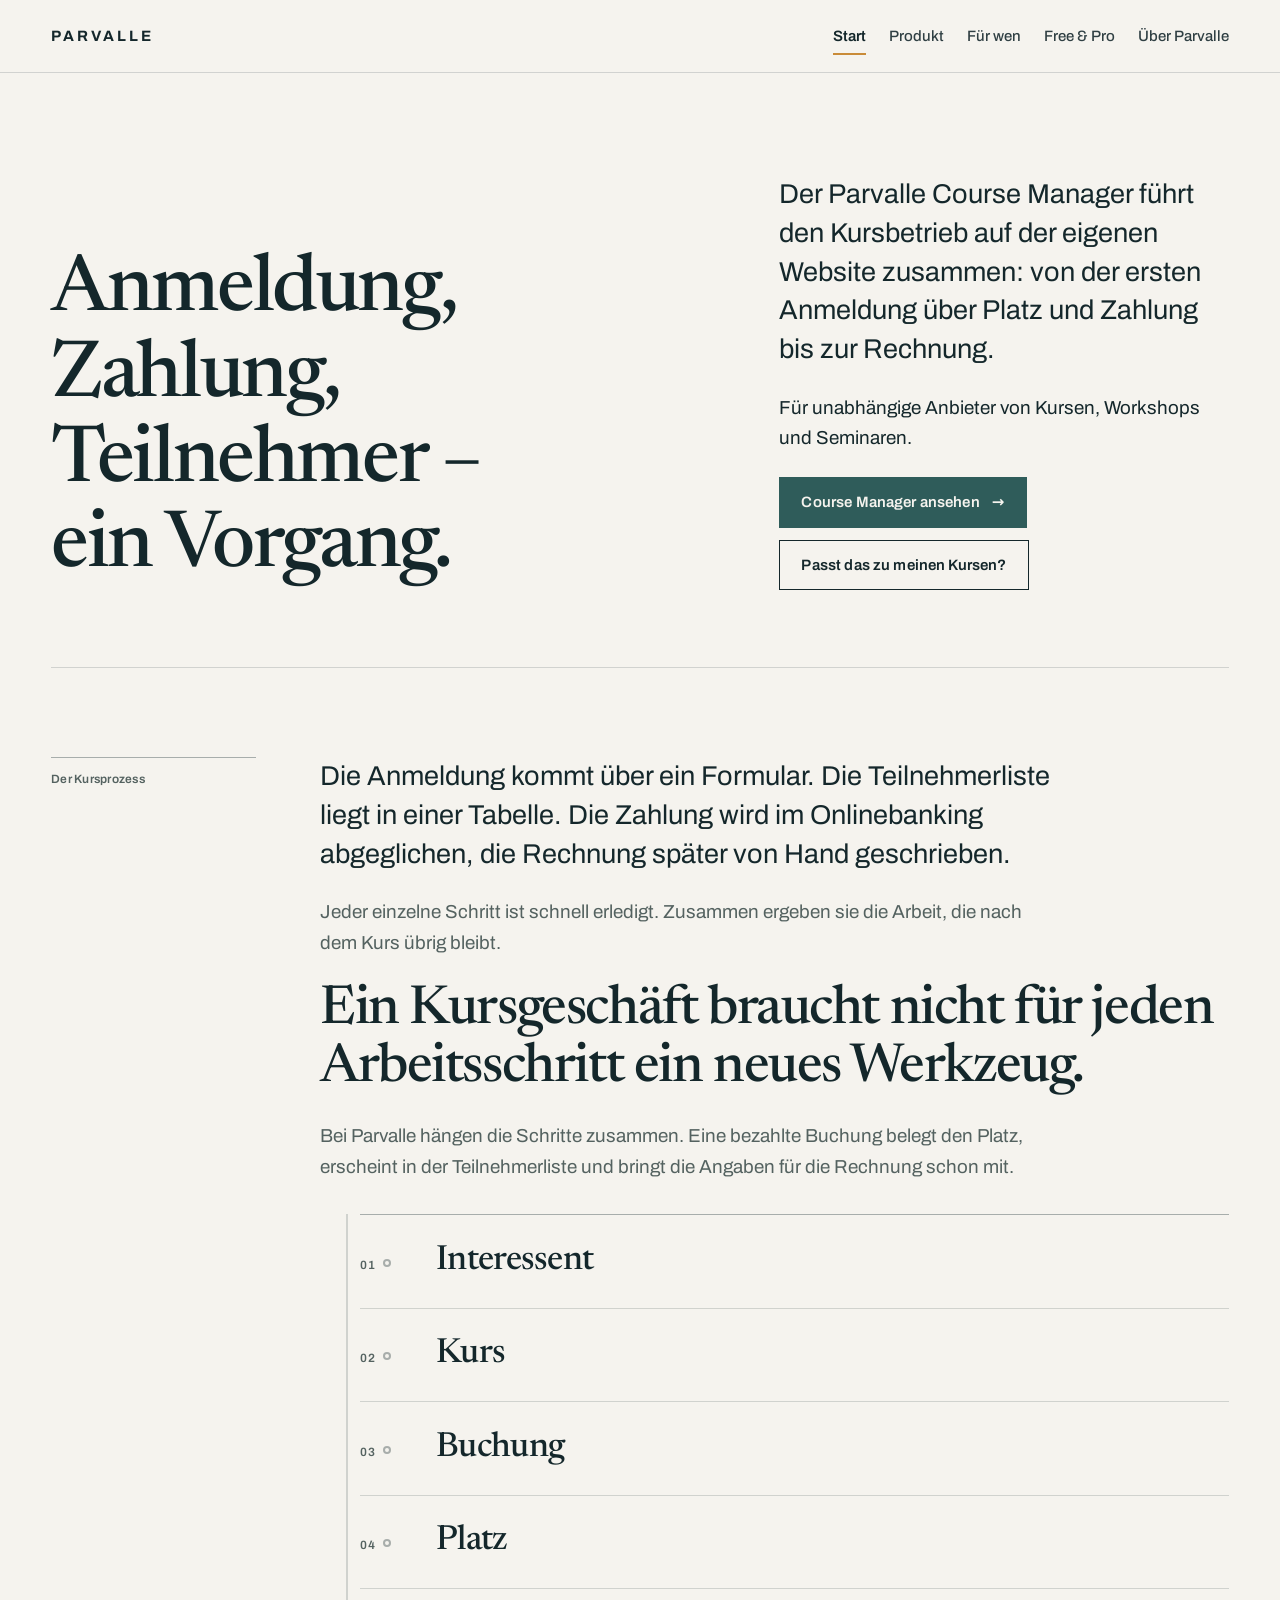
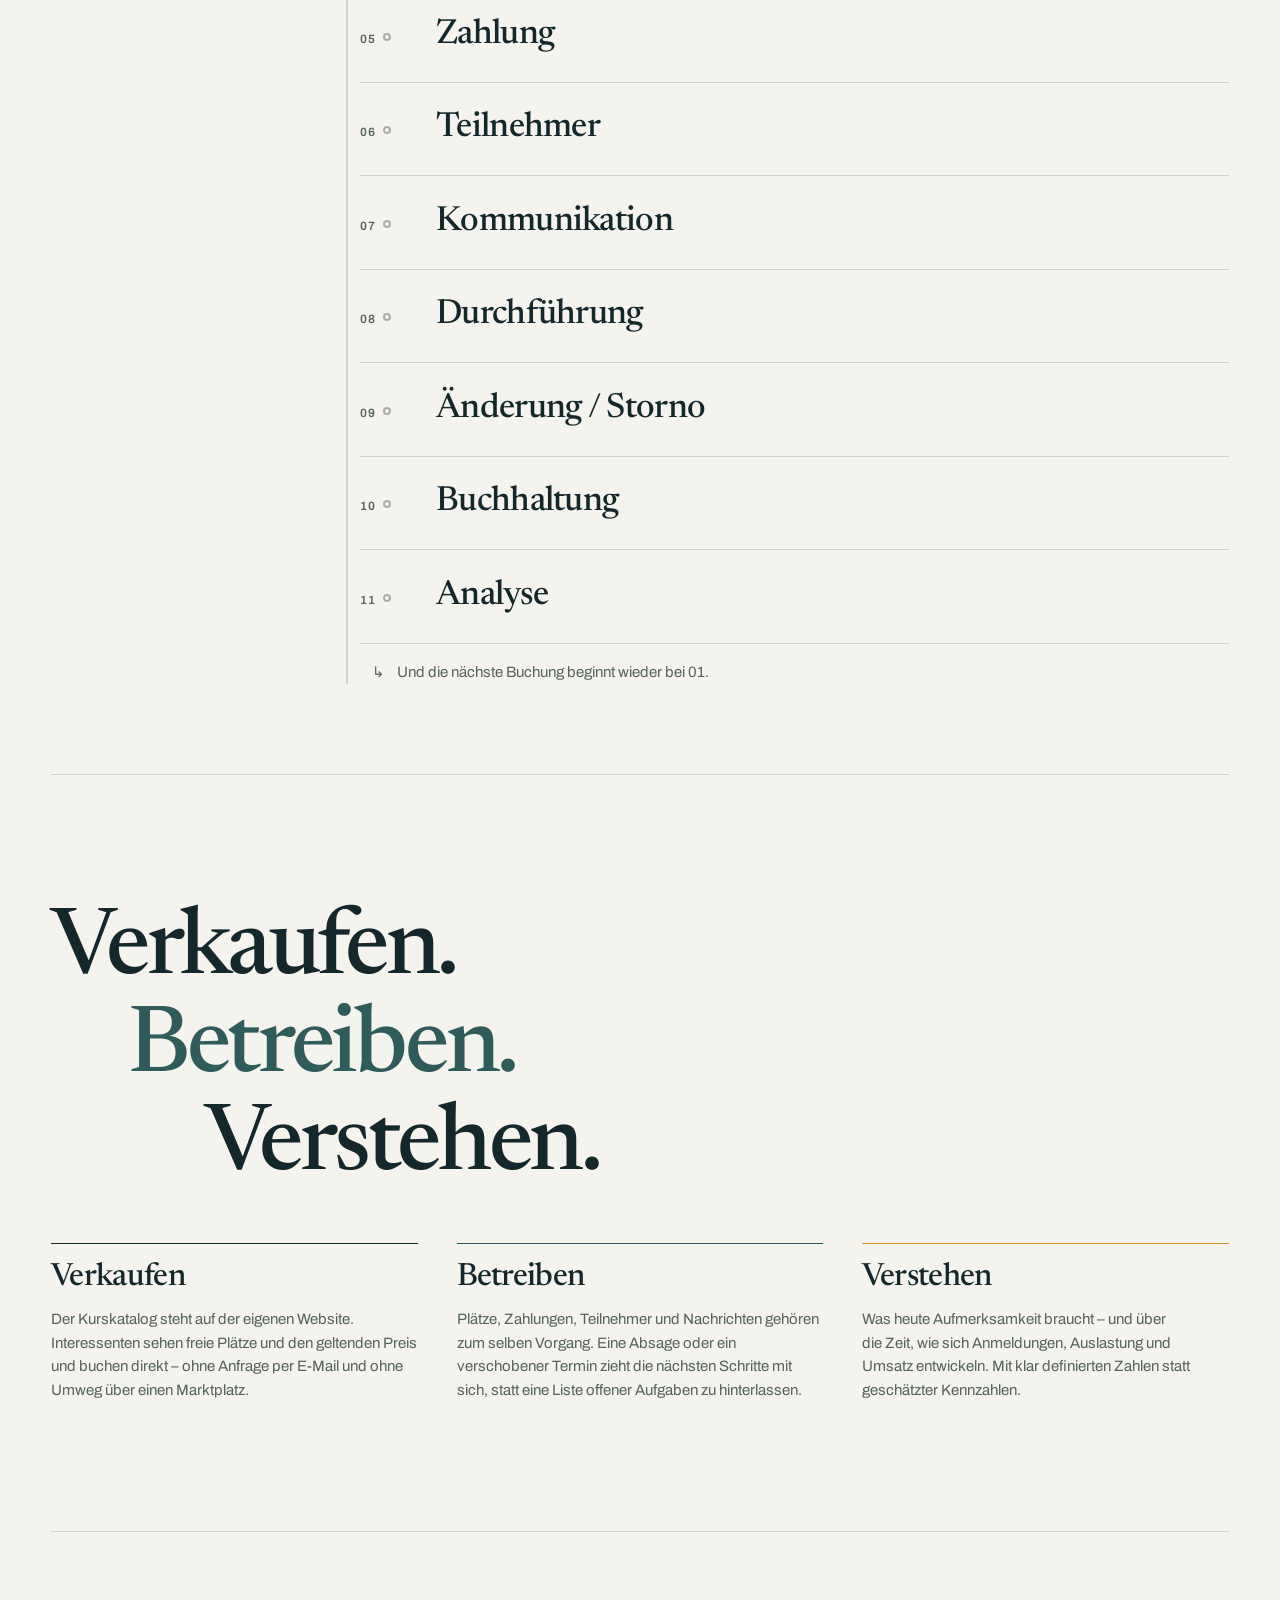
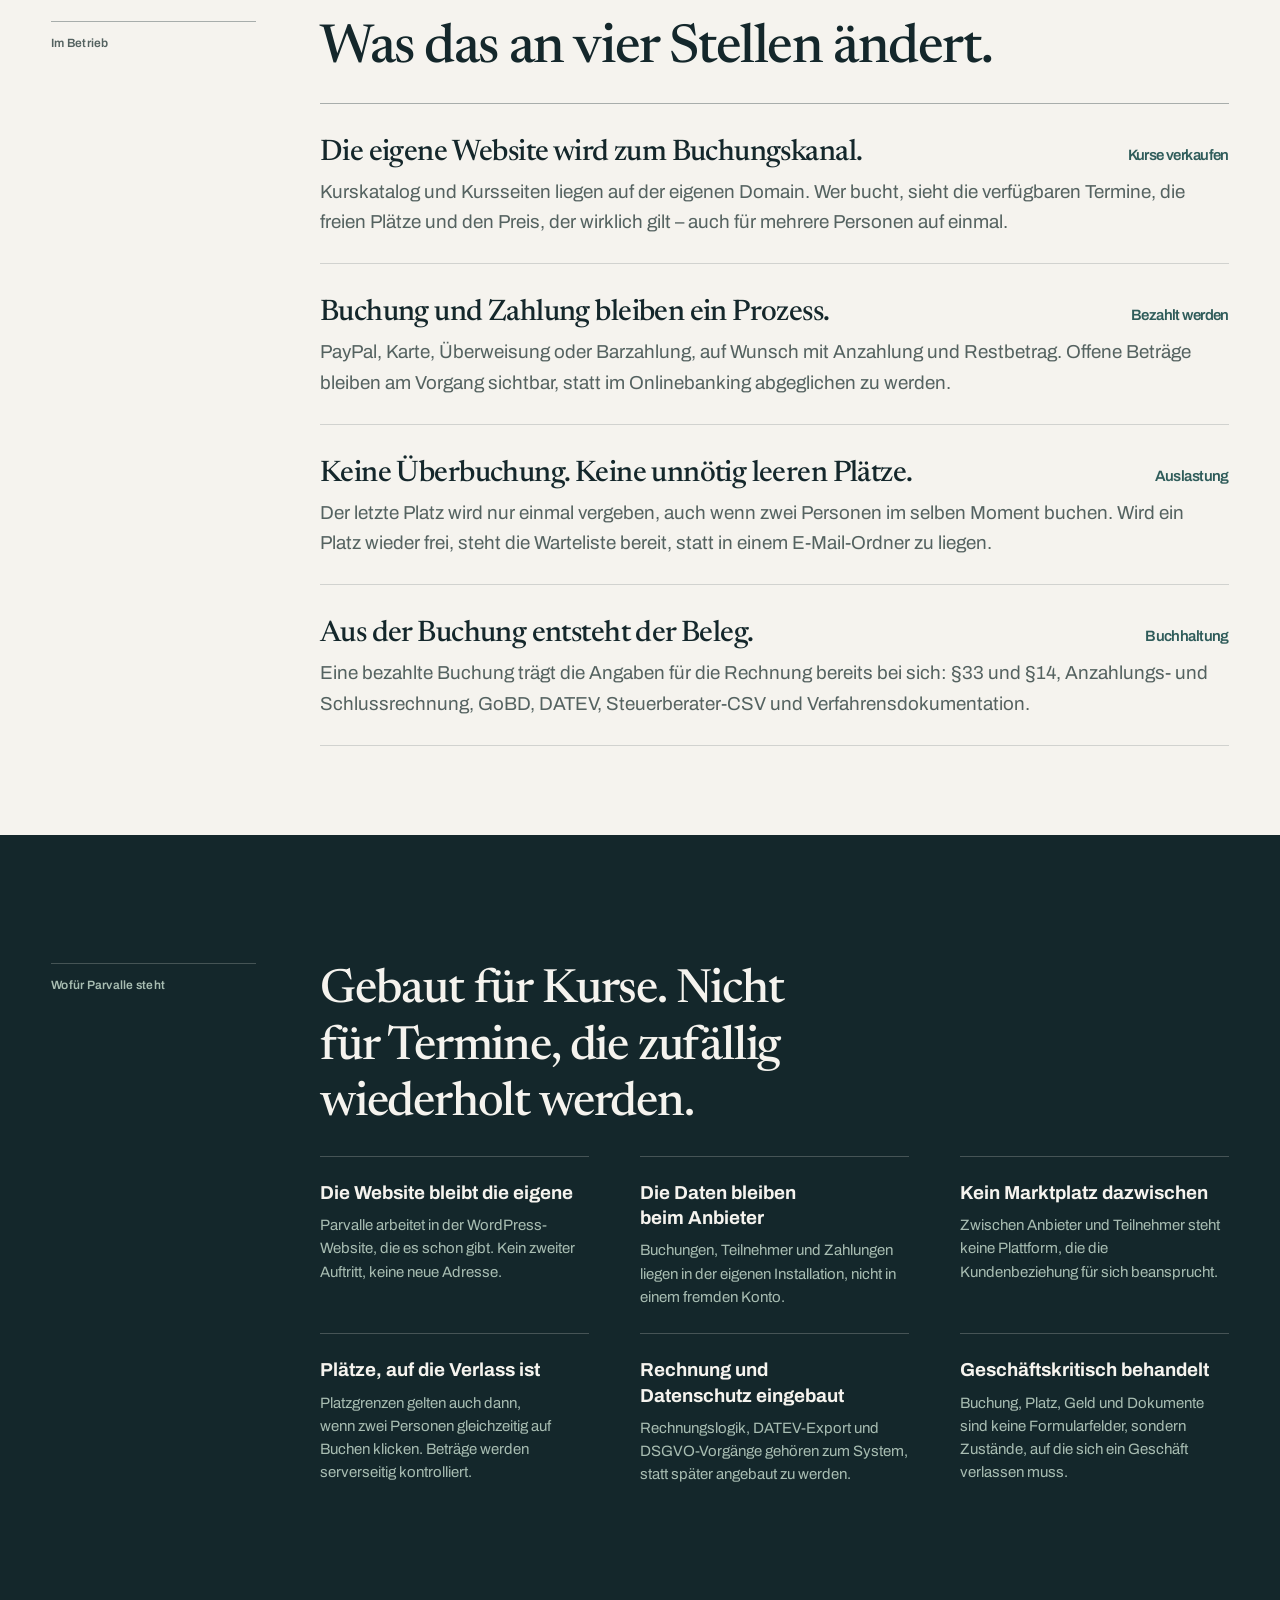
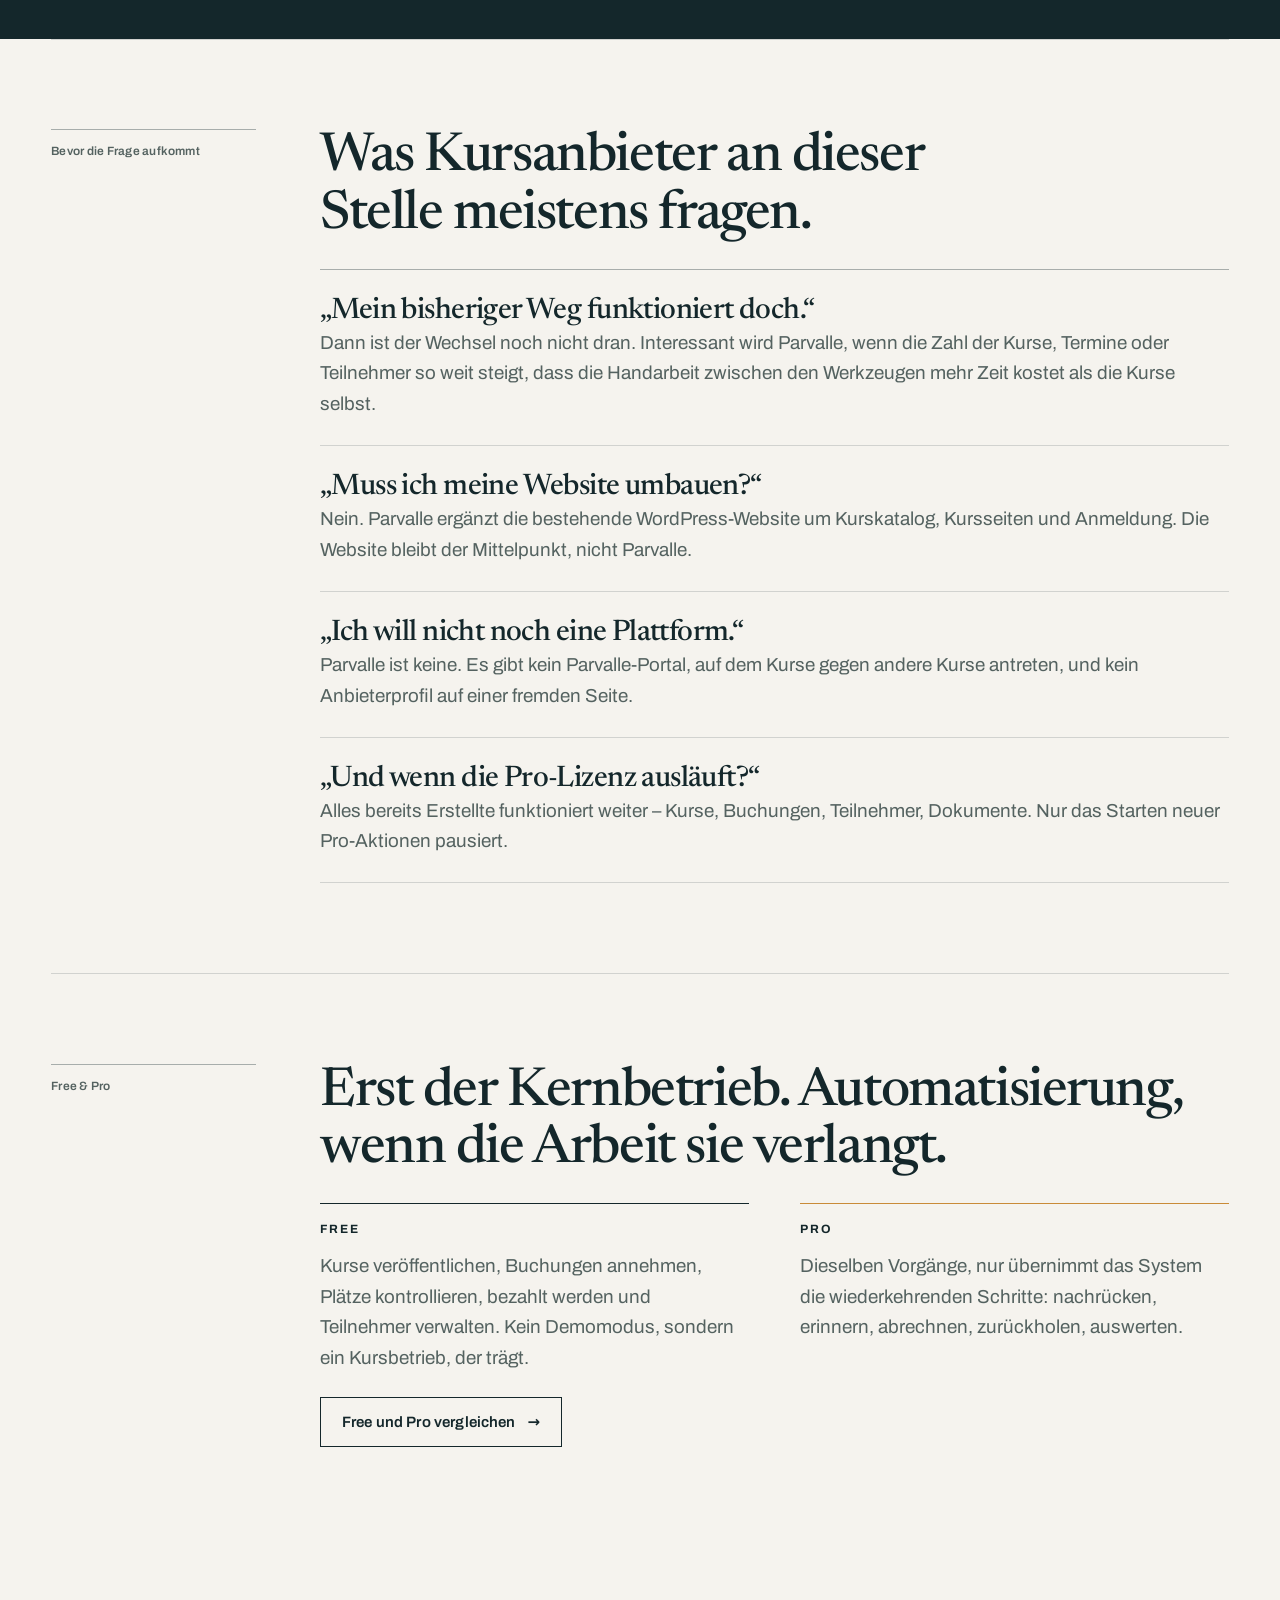
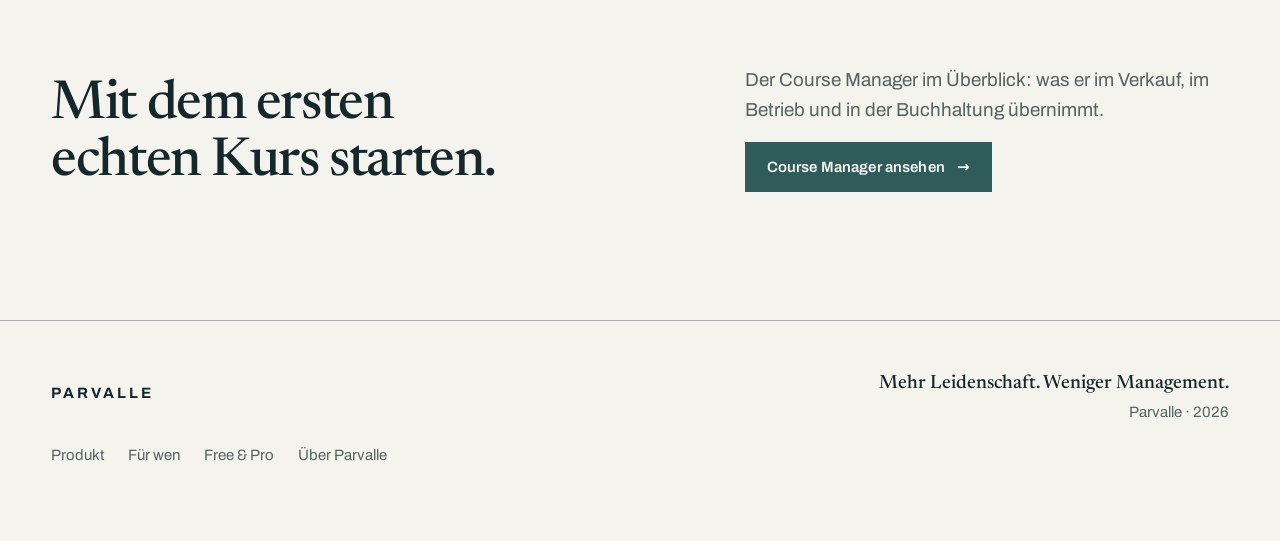
<file: index.html>
<!doctype html>
<html lang="de">
<head>
<meta charset="utf-8">
<meta name="viewport" content="width=device-width,initial-scale=1">
<title>Parvalle · Kursbetrieb auf der eigenen Website</title>
<meta name="description" content="Anmeldung, Platzvergabe, Zahlung, Teilnehmerliste und Rechnung als ein Vorgang – auf der eigenen WordPress-Website. Der Parvalle Course Manager für unabhängige Kursanbieter.">
<meta name="theme-color" content="#F5F3EE">
<link rel="icon" href="assets/favicon.svg" type="image/svg+xml">
<link rel="preload" href="assets/fonts/archivo-var.woff2" as="font" type="font/woff2" crossorigin>
<link rel="preload" href="assets/fonts/newsreader-var.woff2" as="font" type="font/woff2" crossorigin>
<link rel="stylesheet" href="assets/styles.css">
<meta property="og:type" content="website">
<meta property="og:site_name" content="Parvalle">
<meta property="og:locale" content="de_DE">
<meta property="og:title" content="Parvalle · Kursbetrieb auf der eigenen Website">
<meta property="og:description" content="Anmeldung, Platzvergabe, Zahlung, Teilnehmerliste und Rechnung als ein Vorgang – auf der eigenen Website.">
<meta property="og:image" content="assets/og-parvalle.png">
<meta name="twitter:card" content="summary_large_image">
</head>
<body>
<a class="skip-link" href="#main">Zum Inhalt springen</a>

<header class="masthead">
  <div class="container container--wide masthead__inner">
    <a class="wordmark" href="index.html">Parvalle</a>
    <nav class="nav" aria-label="Hauptnavigation">
      <a href="index.html" aria-current="page">Start</a>
      <a href="produkt.html">Produkt</a>
      <a href="fuer-wen.html">Für wen</a>
      <a href="free-pro.html">Free &amp; Pro</a>
      <a href="ueber-parvalle.html">Über Parvalle</a>
    </nav>
    <details class="menu" data-menu>
      <summary aria-label="Menü öffnen">
        <span class="menu__bars" aria-hidden="true"><i></i><i></i><i></i></span>
        Menü
      </summary>
      <nav class="menu__panel" aria-label="Hauptnavigation mobil">
        <a href="index.html" aria-current="page">Start</a>
        <a href="produkt.html">Produkt</a>
        <a href="fuer-wen.html">Für wen</a>
        <a href="free-pro.html">Free &amp; Pro</a>
        <a href="ueber-parvalle.html">Über Parvalle</a>
      </nav>
    </details>
  </div>
</header>

<main id="main">

  <!-- Hero -->
  <div class="container container--wide">
    <section class="hero">
      <div class="hero__grid">
        <h1>Anmeldung, Zahlung, Teilnehmer – ein Vorgang.</h1>
        <div class="hero__side">
          <p class="lead">Der Parvalle Course Manager führt den Kursbetrieb auf der eigenen Website zusammen: von der ersten Anmeldung über Platz und Zahlung bis zur Rechnung.</p>
          <p>Für unabhängige Anbieter von Kursen, Workshops und Seminaren.</p>
          <div class="btn-row">
            <a class="btn btn--primary" href="produkt.html">Course Manager ansehen <span class="btn__arrow" aria-hidden="true">→</span></a>
            <a class="btn" href="fuer-wen.html">Passt das zu meinen Kursen?</a>
          </div>
        </div>
      </div>
    </section>
  </div>

  <!-- Wiedererkennung + Umdeutung + Kette -->
  <div class="container container--wide">
    <section class="section ruled">
      <div class="spread">
        <div class="spread__aside">
          <p class="marker">Der Kursprozess</p>
        </div>
        <div class="spread__body">
          <p class="lead">Die Anmeldung kommt über ein Formular. Die Teilnehmerliste liegt in einer Tabelle. Die Zahlung wird im Onlinebanking abgeglichen, die Rechnung später von Hand geschrieben.</p>
          <p class="muted">Jeder einzelne Schritt ist schnell erledigt. Zusammen ergeben sie die Arbeit, die nach dem Kurs übrig bleibt.</p>
          <h2>Ein Kursgeschäft braucht nicht für jeden Arbeitsschritt ein neues Werkzeug.</h2>
          <p class="muted">Bei Parvalle hängen die Schritte zusammen. Eine bezahlte Buchung belegt den Platz, erscheint in der Teilnehmerliste und bringt die Angaben für die Rechnung schon mit.</p>

          <div class="chain" data-chain>
            <div class="chain__rail" aria-hidden="true"></div>
            <ol class="chain__list">
              <li class="chain__step"><span class="chain__n">01</span><span class="chain__name">Interessent</span></li>
              <li class="chain__step"><span class="chain__n">02</span><span class="chain__name">Kurs</span></li>
              <li class="chain__step"><span class="chain__n">03</span><span class="chain__name">Buchung</span></li>
              <li class="chain__step"><span class="chain__n">04</span><span class="chain__name">Platz</span></li>
              <li class="chain__step"><span class="chain__n">05</span><span class="chain__name">Zahlung</span></li>
              <li class="chain__step"><span class="chain__n">06</span><span class="chain__name">Teilnehmer</span></li>
              <li class="chain__step"><span class="chain__n">07</span><span class="chain__name">Kommunikation</span></li>
              <li class="chain__step"><span class="chain__n">08</span><span class="chain__name">Durchführung</span></li>
              <li class="chain__step"><span class="chain__n">09</span><span class="chain__name">Änderung / Storno</span></li>
              <li class="chain__step"><span class="chain__n">10</span><span class="chain__name">Buchhaltung</span></li>
              <li class="chain__step"><span class="chain__n">11</span><span class="chain__name">Analyse</span></li>
            </ol>
            <p class="chain__loop"><span aria-hidden="true">↳</span> Und die nächste Buchung beginnt wieder bei 01.</p>
          </div>
        </div>
      </div>
    </section>
  </div>


  <!-- parvalle:image kursraum -->
  <!-- /parvalle:image -->

  <!-- Verkaufen. Betreiben. Verstehen. -->
  <div class="container container--wide">
    <section class="section section--lg ruled">
      <div class="statement">
        <div class="statement__lines">
          <p class="statement__line statement__line--1">Verkaufen.</p>
          <p class="statement__line statement__line--2">Betreiben.</p>
          <p class="statement__line statement__line--3">Verstehen.</p>
        </div>
        <div class="triptych">
          <div class="triptych__item">
            <h3>Verkaufen</h3>
            <p>Der Kurskatalog steht auf der eigenen Website. Interessenten sehen freie Plätze und den geltenden Preis und buchen direkt – ohne Anfrage per E-Mail und ohne Umweg über einen Marktplatz.</p>
          </div>
          <div class="triptych__item">
            <h3>Betreiben</h3>
            <p>Plätze, Zahlungen, Teilnehmer und Nachrichten gehören zum selben Vorgang. Eine Absage oder ein verschobener Termin zieht die nächsten Schritte mit sich, statt eine Liste offener Aufgaben zu hinterlassen.</p>
          </div>
          <div class="triptych__item">
            <h3>Verstehen</h3>
            <p>Was heute Aufmerksamkeit braucht – und über die Zeit, wie sich Anmeldungen, Auslastung und Umsatz entwickeln. Mit klar definierten Zahlen statt geschätzter Kennzahlen.</p>
          </div>
        </div>
      </div>
    </section>
  </div>

  <!-- Vier Arbeitsbereiche -->
  <div class="container container--wide">
    <section class="section ruled">
      <div class="spread">
        <div class="spread__aside">
          <p class="marker">Im Betrieb</p>
        </div>
        <div class="spread__body">
          <h2>Was das an vier Stellen ändert.</h2>
          <div class="ledger">
            <a class="ledger__row" href="produkt.html">
              <span>
                <span class="ledger__title">Die eigene Website wird zum Buchungskanal. <span class="ledger__go">Kurse verkaufen</span></span>
                <span class="ledger__body">Kurskatalog und Kursseiten liegen auf der eigenen Domain. Wer bucht, sieht die verfügbaren Termine, die freien Plätze und den Preis, der wirklich gilt – auch für mehrere Personen auf einmal.</span>
              </span>
            </a>
            <a class="ledger__row" href="produkt.html">
              <span>
                <span class="ledger__title">Buchung und Zahlung bleiben ein Prozess. <span class="ledger__go">Bezahlt werden</span></span>
                <span class="ledger__body">PayPal, Karte, Überweisung oder Barzahlung, auf Wunsch mit Anzahlung und Restbetrag. Offene Beträge bleiben am Vorgang sichtbar, statt im Onlinebanking abgeglichen zu werden.</span>
              </span>
            </a>
            <a class="ledger__row" href="produkt.html">
              <span>
                <span class="ledger__title">Keine Überbuchung. Keine unnötig leeren Plätze. <span class="ledger__go">Auslastung</span></span>
                <span class="ledger__body">Der letzte Platz wird nur einmal vergeben, auch wenn zwei Personen im selben Moment buchen. Wird ein Platz wieder frei, steht die Warteliste bereit, statt in einem E-Mail-Ordner zu liegen.</span>
              </span>
            </a>
            <a class="ledger__row" href="produkt.html">
              <span>
                <span class="ledger__title">Aus der Buchung entsteht der Beleg. <span class="ledger__go">Buchhaltung</span></span>
                <span class="ledger__body">Eine bezahlte Buchung trägt die Angaben für die Rechnung bereits bei sich: §33 und §14, Anzahlungs- und Schlussrechnung, GoBD, DATEV, Steuerberater-CSV und Verfahrensdokumentation.</span>
              </span>
            </a>
          </div>
        </div>
      </div>
    </section>
  </div>

  <!-- Vertrauen -->
  <section class="section section--lg on-ink">
    <div class="container container--wide">
      <div class="spread">
        <div class="spread__aside">
          <p class="marker">Wofür Parvalle steht</p>
        </div>
        <div class="spread__body">
          <h2 class="pull">Gebaut für Kurse. Nicht für Termine, die zufällig wiederholt werden.</h2>
          <div class="commitments">
            <div class="commitment">
              <h3>Die Website bleibt die eigene</h3>
              <p>Parvalle arbeitet in der WordPress-Website, die es schon gibt. Kein zweiter Auftritt, keine neue Adresse.</p>
            </div>
            <div class="commitment">
              <h3>Die Daten bleiben beim Anbieter</h3>
              <p>Buchungen, Teilnehmer und Zahlungen liegen in der eigenen Installation, nicht in einem fremden Konto.</p>
            </div>
            <div class="commitment">
              <h3>Kein Marktplatz dazwischen</h3>
              <p>Zwischen Anbieter und Teilnehmer steht keine Plattform, die die Kundenbeziehung für sich beansprucht.</p>
            </div>
            <div class="commitment">
              <h3>Plätze, auf die Verlass ist</h3>
              <p>Platzgrenzen gelten auch dann, wenn zwei Personen gleichzeitig auf Buchen klicken. Beträge werden serverseitig kontrolliert.</p>
            </div>
            <div class="commitment">
              <h3>Rechnung und Datenschutz eingebaut</h3>
              <p>Rechnungslogik, DATEV-Export und DSGVO-Vorgänge gehören zum System, statt später angebaut zu werden.</p>
            </div>
            <div class="commitment">
              <h3>Geschäftskritisch behandelt</h3>
              <p>Buchung, Platz, Geld und Dokumente sind keine Formularfelder, sondern Zustände, auf die sich ein Geschäft verlassen muss.</p>
            </div>
          </div>
        </div>
      </div>
    </div>
  </section>

  <!-- Einwände -->
  <div class="container container--wide">
    <section class="section ruled">
      <div class="spread">
        <div class="spread__aside">
          <p class="marker">Bevor die Frage aufkommt</p>
        </div>
        <div class="spread__body">
          <h2>Was Kursanbieter an dieser Stelle meistens fragen.</h2>
          <div class="ledger">
            <div class="ledger__row">
              <span>
                <h3 class="ledger__title">„Mein bisheriger Weg funktioniert doch.“</h3>
                <span class="ledger__body">Dann ist der Wechsel noch nicht dran. Interessant wird Parvalle, wenn die Zahl der Kurse, Termine oder Teilnehmer so weit steigt, dass die Handarbeit zwischen den Werkzeugen mehr Zeit kostet als die Kurse selbst.</span>
              </span>
            </div>
            <div class="ledger__row">
              <span>
                <h3 class="ledger__title">„Muss ich meine Website umbauen?“</h3>
                <span class="ledger__body">Nein. Parvalle ergänzt die bestehende WordPress-Website um Kurskatalog, Kursseiten und Anmeldung. Die Website bleibt der Mittelpunkt, nicht Parvalle.</span>
              </span>
            </div>
            <div class="ledger__row">
              <span>
                <h3 class="ledger__title">„Ich will nicht noch eine Plattform.“</h3>
                <span class="ledger__body">Parvalle ist keine. Es gibt kein Parvalle-Portal, auf dem Kurse gegen andere Kurse antreten, und kein Anbieterprofil auf einer fremden Seite.</span>
              </span>
            </div>
            <div class="ledger__row">
              <span>
                <h3 class="ledger__title">„Und wenn die Pro-Lizenz ausläuft?“</h3>
                <span class="ledger__body">Alles bereits Erstellte funktioniert weiter – Kurse, Buchungen, Teilnehmer, Dokumente. Nur das Starten neuer Pro-Aktionen pausiert.</span>
              </span>
            </div>
          </div>
        </div>
      </div>
    </section>
  </div>

  <!-- Free & Pro -->
  <div class="container container--wide">
    <section class="section ruled">
      <div class="spread">
        <div class="spread__aside">
          <p class="marker">Free &amp; Pro</p>
        </div>
        <div class="spread__body">
          <h2>Erst der Kernbetrieb. Automatisierung, wenn die Arbeit sie verlangt.</h2>
          <div class="editions">
            <div class="edition">
              <div class="edition__head">
                <p class="edition__tier">Free</p>
                <p class="edition__gist">Kurse veröffentlichen, Buchungen annehmen, Plätze kontrollieren, bezahlt werden und Teilnehmer verwalten. Kein Demomodus, sondern ein Kursbetrieb, der trägt.</p>
              </div>
            </div>
            <div class="edition edition--pro">
              <div class="edition__head">
                <p class="edition__tier">Pro</p>
                <p class="edition__gist">Dieselben Vorgänge, nur übernimmt das System die wiederkehrenden Schritte: nachrücken, erinnern, abrechnen, zurückholen, auswerten.</p>
              </div>
            </div>
          </div>
          <div class="btn-row">
            <a class="btn" href="free-pro.html">Free und Pro vergleichen <span class="btn__arrow" aria-hidden="true">→</span></a>
          </div>
        </div>
      </div>
    </section>
  </div>

  <!-- Closing -->
  <div class="container container--wide">
    <section class="closing">
      <div class="closing__grid">
        <h2>Mit dem ersten echten Kurs starten.</h2>
        <div class="closing__aside">
          <p class="muted">Der Course Manager im Überblick: was er im Verkauf, im Betrieb und in der Buchhaltung übernimmt.</p>
          <a class="btn btn--primary" href="produkt.html">Course Manager ansehen <span class="btn__arrow" aria-hidden="true">→</span></a>
        </div>
      </div>
    </section>
  </div>

</main>

<footer class="footer">
  <div class="container container--wide footer__grid">
    <div>
      <a class="wordmark" href="index.html">Parvalle</a>
      <nav class="footer__nav" aria-label="Fußzeile">
        <a href="produkt.html">Produkt</a>
        <a href="fuer-wen.html">Für wen</a>
        <a href="free-pro.html">Free &amp; Pro</a>
        <a href="ueber-parvalle.html">Über Parvalle</a>
      </nav>
    </div>
    <p class="footer__meta"><strong>Mehr Leidenschaft. Weniger Management.</strong>Parvalle · 2026</p>
  </div>
</footer>

<script src="assets/motion.js" defer></script>
</body>
</html>
</file>
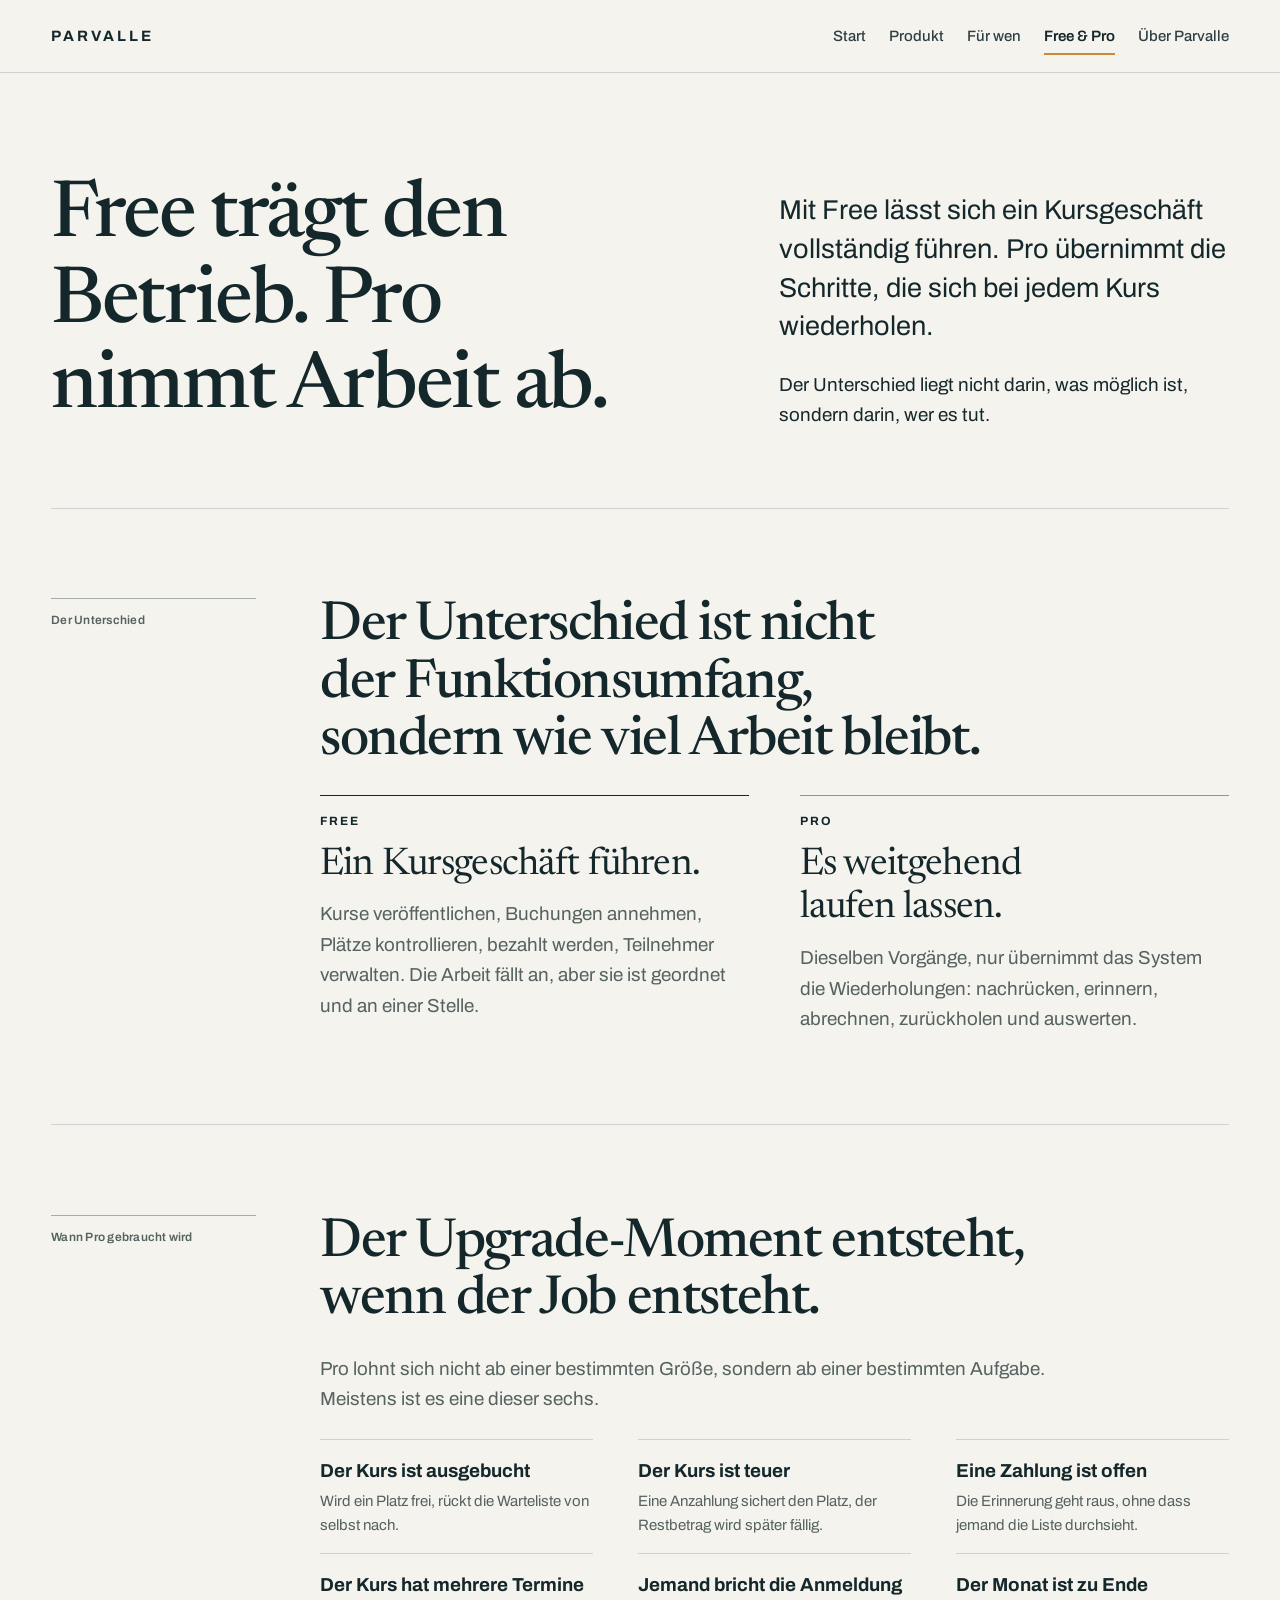
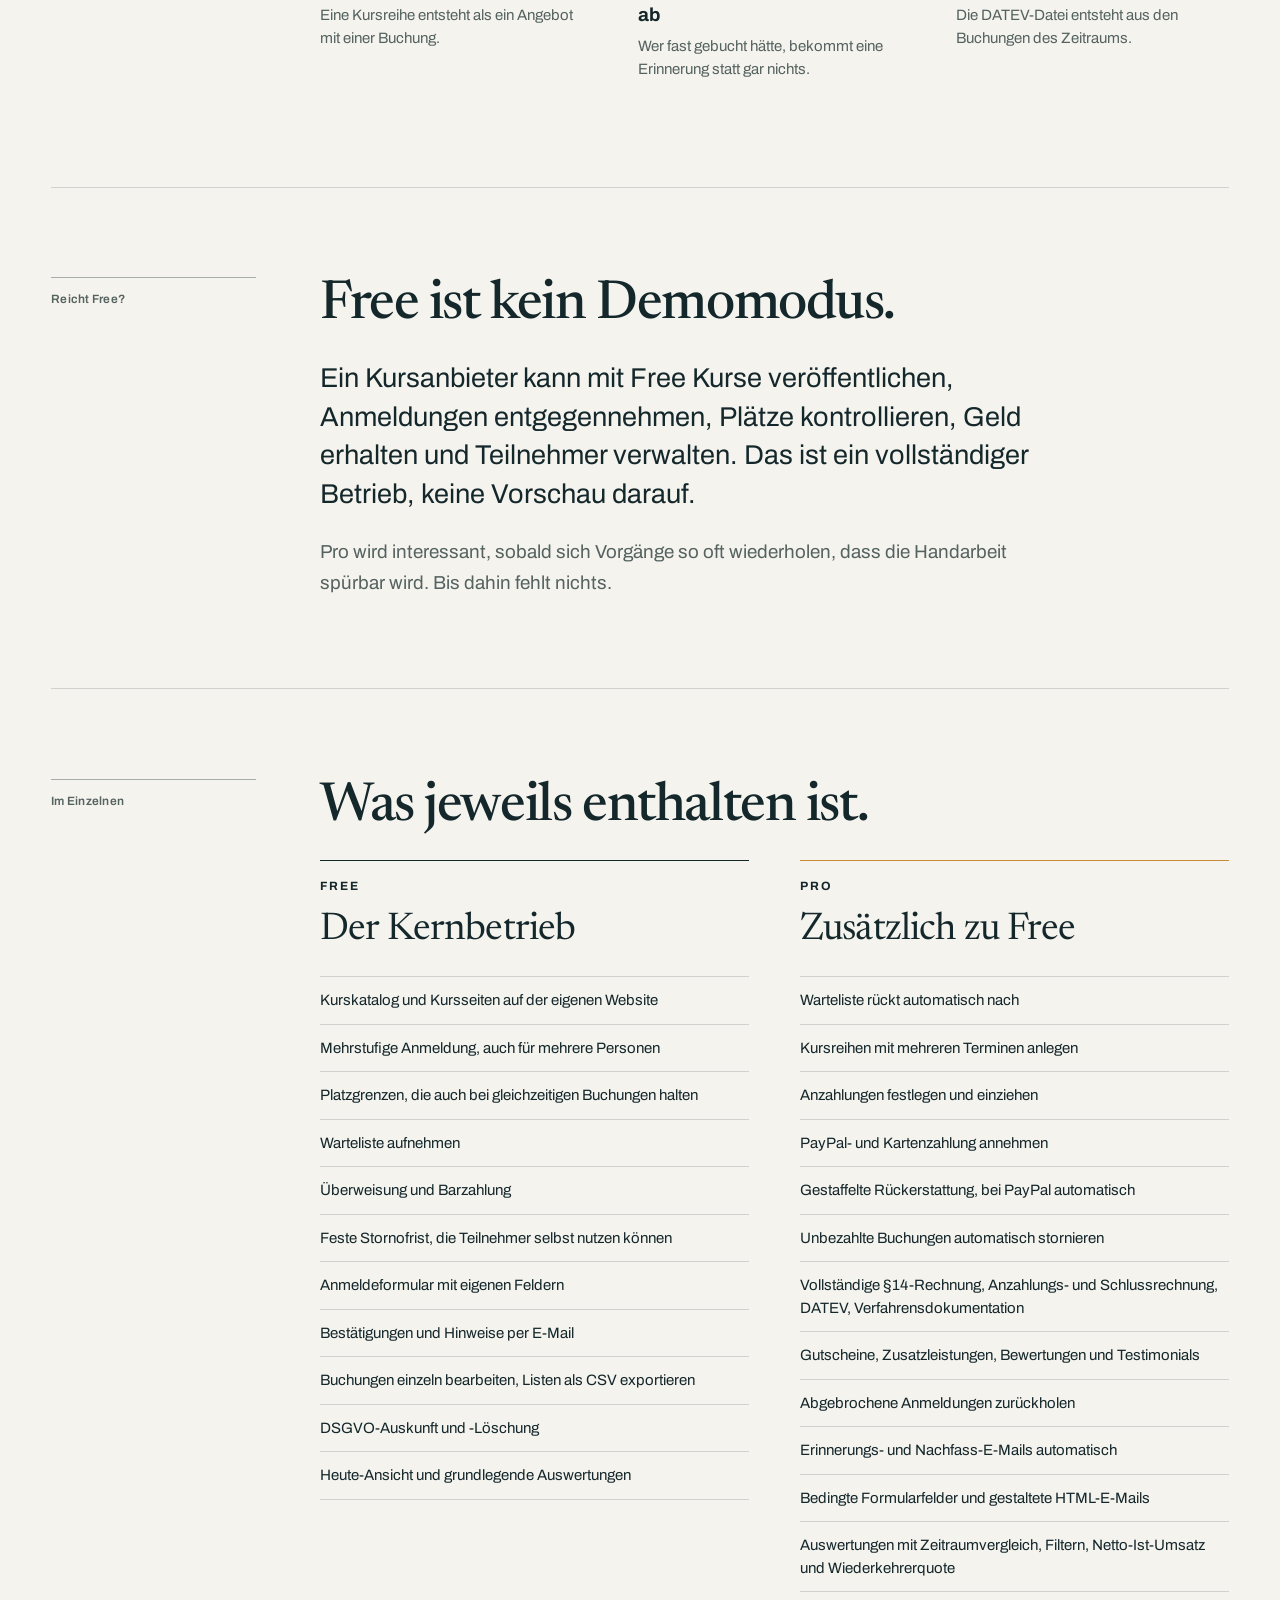
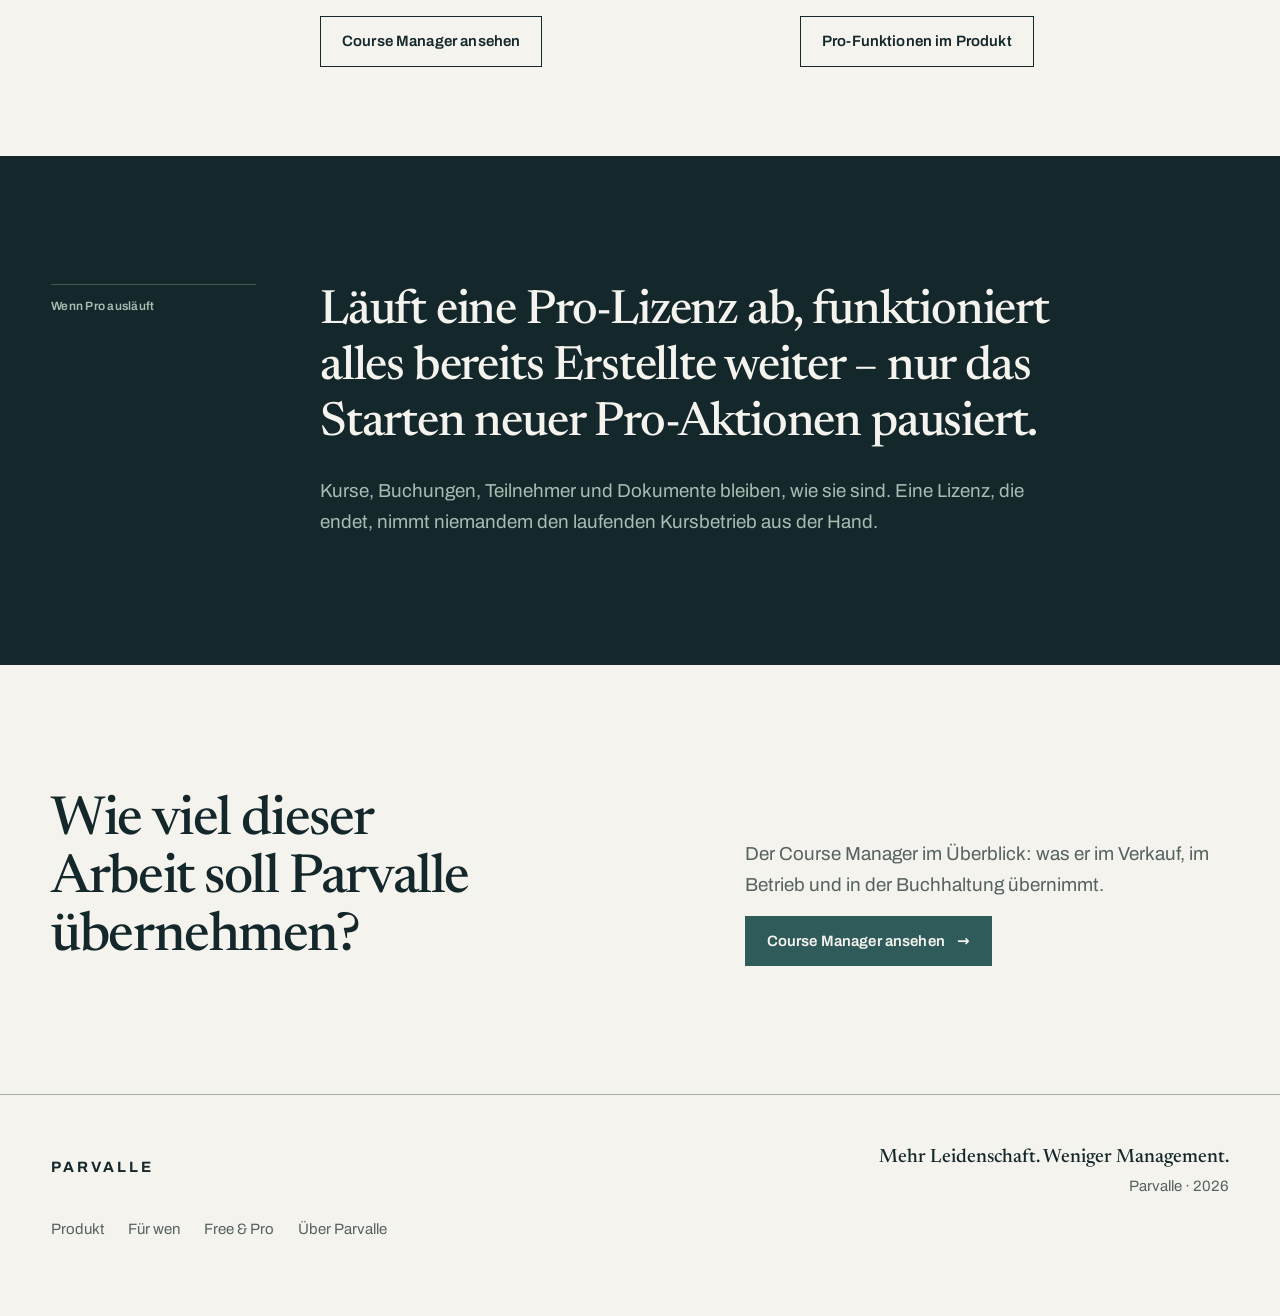
<file: free-pro.html>
<!doctype html>
<html lang="de">
<head>
<meta charset="utf-8">
<meta name="viewport" content="width=device-width,initial-scale=1">
<title>Parvalle Course Manager · Free &amp; Pro</title>
<meta name="description" content="Free trägt den vollständigen Kernbetrieb: Kurse veröffentlichen, Buchungen annehmen, bezahlt werden. Pro übernimmt die Schritte, die sich bei jedem Kurs wiederholen.">
<meta name="theme-color" content="#F5F3EE">
<link rel="icon" href="assets/favicon.svg" type="image/svg+xml">
<link rel="preload" href="assets/fonts/archivo-var.woff2" as="font" type="font/woff2" crossorigin>
<link rel="preload" href="assets/fonts/newsreader-var.woff2" as="font" type="font/woff2" crossorigin>
<link rel="stylesheet" href="assets/styles.css">
<meta property="og:type" content="website">
<meta property="og:site_name" content="Parvalle">
<meta property="og:locale" content="de_DE">
<meta property="og:title" content="Parvalle Course Manager · Free &amp; Pro">
<meta property="og:description" content="Free trägt den Betrieb. Pro nimmt die wiederkehrende Arbeit ab.">
<meta property="og:image" content="assets/og-parvalle.png">
<meta name="twitter:card" content="summary_large_image">
</head>
<body>
<a class="skip-link" href="#main">Zum Inhalt springen</a>

<header class="masthead">
  <div class="container container--wide masthead__inner">
    <a class="wordmark" href="index.html">Parvalle</a>
    <nav class="nav" aria-label="Hauptnavigation">
      <a href="index.html">Start</a>
      <a href="produkt.html">Produkt</a>
      <a href="fuer-wen.html">Für wen</a>
      <a href="free-pro.html" aria-current="page">Free &amp; Pro</a>
      <a href="ueber-parvalle.html">Über Parvalle</a>
    </nav>
    <details class="menu" data-menu>
      <summary aria-label="Menü öffnen">
        <span class="menu__bars" aria-hidden="true"><i></i><i></i><i></i></span>
        Menü
      </summary>
      <nav class="menu__panel" aria-label="Hauptnavigation mobil">
        <a href="index.html">Start</a>
        <a href="produkt.html">Produkt</a>
        <a href="fuer-wen.html">Für wen</a>
        <a href="free-pro.html" aria-current="page">Free &amp; Pro</a>
        <a href="ueber-parvalle.html">Über Parvalle</a>
      </nav>
    </details>
  </div>
</header>

<main id="main">

  <div class="container container--wide">
    <section class="hero">
      <div class="hero__grid">
        <h1>Free trägt den Betrieb. Pro nimmt Arbeit ab.</h1>
        <div class="hero__side">
          <p class="lead">Mit Free lässt sich ein Kursgeschäft vollständig führen. Pro übernimmt die Schritte, die sich bei jedem Kurs wiederholen.</p>
          <p>Der Unterschied liegt nicht darin, was möglich ist, sondern darin, wer es tut.</p>
        </div>
      </div>
    </section>
  </div>

  <!-- Der Unterschied -->
  <div class="container container--wide">
    <section class="section ruled">
      <div class="spread">
        <div class="spread__aside">
          <p class="marker">Der Unterschied</p>
        </div>
        <div class="spread__body">
          <h2>Der Unterschied ist nicht der Funktionsumfang, sondern wie viel Arbeit bleibt.</h2>
          <div class="editions">
            <div class="edition">
              <div class="edition__head">
                <p class="edition__tier">Free</p>
                <p class="edition__name">Ein Kursgeschäft führen.</p>
                <p class="edition__gist">Kurse veröffentlichen, Buchungen annehmen, Plätze kontrollieren, bezahlt werden, Teilnehmer verwalten. Die Arbeit fällt an, aber sie ist geordnet und an einer Stelle.</p>
              </div>
            </div>
            <div class="edition edition--pro">
              <div class="edition__head">
                <p class="edition__tier">Pro</p>
                <p class="edition__name">Es weitgehend laufen lassen.</p>
                <p class="edition__gist">Dieselben Vorgänge, nur übernimmt das System die Wiederholungen: nachrücken, erinnern, abrechnen, zurückholen und auswerten.</p>
              </div>
            </div>
          </div>
        </div>
      </div>
    </section>
  </div>

  <!-- Wann Pro relevant wird -->
  <div class="container container--wide">
    <section class="section ruled">
      <div class="spread">
        <div class="spread__aside">
          <p class="marker">Wann Pro gebraucht wird</p>
        </div>
        <div class="spread__body">
          <h2>Der Upgrade-Moment entsteht, wenn der Job entsteht.</h2>
          <p class="muted">Pro lohnt sich nicht ab einer bestimmten Größe, sondern ab einer bestimmten Aufgabe. Meistens ist es eine dieser sechs.</p>
          <div class="index-grid">
            <div class="index-item">
              <strong>Der Kurs ist ausgebucht</strong>
              <p>Wird ein Platz frei, rückt die Warteliste von selbst nach.</p>
            </div>
            <div class="index-item">
              <strong>Der Kurs ist teuer</strong>
              <p>Eine Anzahlung sichert den Platz, der Restbetrag wird später fällig.</p>
            </div>
            <div class="index-item">
              <strong>Eine Zahlung ist offen</strong>
              <p>Die Erinnerung geht raus, ohne dass jemand die Liste durchsieht.</p>
            </div>
            <div class="index-item">
              <strong>Der Kurs hat mehrere Termine</strong>
              <p>Eine Kursreihe entsteht als ein Angebot mit einer Buchung.</p>
            </div>
            <div class="index-item">
              <strong>Jemand bricht die Anmeldung ab</strong>
              <p>Wer fast gebucht hätte, bekommt eine Erinnerung statt gar nichts.</p>
            </div>
            <div class="index-item">
              <strong>Der Monat ist zu Ende</strong>
              <p>Die DATEV-Datei entsteht aus den Buchungen des Zeitraums.</p>
            </div>
          </div>
        </div>
      </div>
    </section>
  </div>

  <!-- Reicht Free? -->
  <div class="container container--wide">
    <section class="section ruled">
      <div class="spread">
        <div class="spread__aside">
          <p class="marker">Reicht Free?</p>
        </div>
        <div class="spread__body">
          <h2>Free ist kein Demomodus.</h2>
          <p class="lead">Ein Kursanbieter kann mit Free Kurse veröffentlichen, Anmeldungen entgegennehmen, Plätze kontrollieren, Geld erhalten und Teilnehmer verwalten. Das ist ein vollständiger Betrieb, keine Vorschau darauf.</p>
          <p class="muted">Pro wird interessant, sobald sich Vorgänge so oft wiederholen, dass die Handarbeit spürbar wird. Bis dahin fehlt nichts.</p>
        </div>
      </div>
    </section>
  </div>

  <!-- Im Einzelnen -->
  <div class="container container--wide">
    <section class="section ruled">
      <div class="spread">
        <div class="spread__aside">
          <p class="marker">Im Einzelnen</p>
        </div>
        <div class="spread__body">
          <h2>Was jeweils enthalten ist.</h2>
          <div class="editions">
            <div class="edition">
              <div class="edition__head">
                <p class="edition__tier">Free</p>
                <p class="edition__name">Der Kernbetrieb</p>
              </div>
              <ul class="edition__list">
                <li>Kurskatalog und Kursseiten auf der eigenen Website</li>
                <li>Mehrstufige Anmeldung, auch für mehrere Personen</li>
                <li>Platzgrenzen, die auch bei gleichzeitigen Buchungen halten</li>
                <li>Warteliste aufnehmen</li>
                <li>Überweisung und Barzahlung</li>
                <li>Feste Stornofrist, die Teilnehmer selbst nutzen können</li>
                <li>Anmeldeformular mit eigenen Feldern</li>
                <li>Bestätigungen und Hinweise per E-Mail</li>
                <li>Buchungen einzeln bearbeiten, Listen als CSV exportieren</li>
                <li>DSGVO-Auskunft und -Löschung</li>
                <li>Heute-Ansicht und grundlegende Auswertungen</li>
              </ul>
              <a class="btn" href="produkt.html">Course Manager ansehen</a>
            </div>
            <div class="edition edition--pro">
              <div class="edition__head">
                <p class="edition__tier">Pro</p>
                <p class="edition__name">Zusätzlich zu Free</p>
              </div>
              <ul class="edition__list">
                <li>Warteliste rückt automatisch nach</li>
                <li>Kursreihen mit mehreren Terminen anlegen</li>
                <li>Anzahlungen festlegen und einziehen</li>
                <li>PayPal- und Kartenzahlung annehmen</li>
                <li>Gestaffelte Rückerstattung, bei PayPal automatisch</li>
                <li>Unbezahlte Buchungen automatisch stornieren</li>
                <li>Vollständige §14-Rechnung, Anzahlungs- und Schlussrechnung, DATEV, Verfahrensdokumentation</li>
                <li>Gutscheine, Zusatzleistungen, Bewertungen und Testimonials</li>
                <li>Abgebrochene Anmeldungen zurückholen</li>
                <li>Erinnerungs- und Nachfass-E-Mails automatisch</li>
                <li>Bedingte Formularfelder und gestaltete HTML-E-Mails</li>
                <li>Auswertungen mit Zeitraumvergleich, Filtern, Netto-Ist-Umsatz und Wiederkehrerquote</li>
              </ul>
              <a class="btn" href="produkt.html">Pro-Funktionen im Produkt</a>
            </div>
          </div>
        </div>
      </div>
    </section>
  </div>

  <!-- Lizenz-Prinzip -->
  <section class="section section--lg on-ink">
    <div class="container container--wide">
      <div class="spread">
        <div class="spread__aside">
          <p class="marker">Wenn Pro ausläuft</p>
        </div>
        <div class="spread__body">
          <p class="pull pull--wide">Läuft eine Pro-Lizenz ab, funktioniert alles bereits Erstellte weiter – nur das Starten neuer Pro-Aktionen pausiert.</p>
          <p class="muted">Kurse, Buchungen, Teilnehmer und Dokumente bleiben, wie sie sind. Eine Lizenz, die endet, nimmt niemandem den laufenden Kursbetrieb aus der Hand.</p>
        </div>
      </div>
    </div>
  </section>

  <!-- Closing -->
  <div class="container container--wide">
    <section class="closing">
      <div class="closing__grid">
        <h2>Wie viel dieser Arbeit soll Parvalle übernehmen?</h2>
        <div class="closing__aside">
          <p class="muted">Der Course Manager im Überblick: was er im Verkauf, im Betrieb und in der Buchhaltung übernimmt.</p>
          <a class="btn btn--primary" href="produkt.html">Course Manager ansehen <span class="btn__arrow" aria-hidden="true">→</span></a>
        </div>
      </div>
    </section>
  </div>

</main>

<footer class="footer">
  <div class="container container--wide footer__grid">
    <div>
      <a class="wordmark" href="index.html">Parvalle</a>
      <nav class="footer__nav" aria-label="Fußzeile">
        <a href="produkt.html">Produkt</a>
        <a href="fuer-wen.html">Für wen</a>
        <a href="free-pro.html">Free &amp; Pro</a>
        <a href="ueber-parvalle.html">Über Parvalle</a>
      </nav>
    </div>
    <p class="footer__meta"><strong>Mehr Leidenschaft. Weniger Management.</strong>Parvalle · 2026</p>
  </div>
</footer>

<script src="assets/motion.js" defer></script>
</body>
</html>
</file>
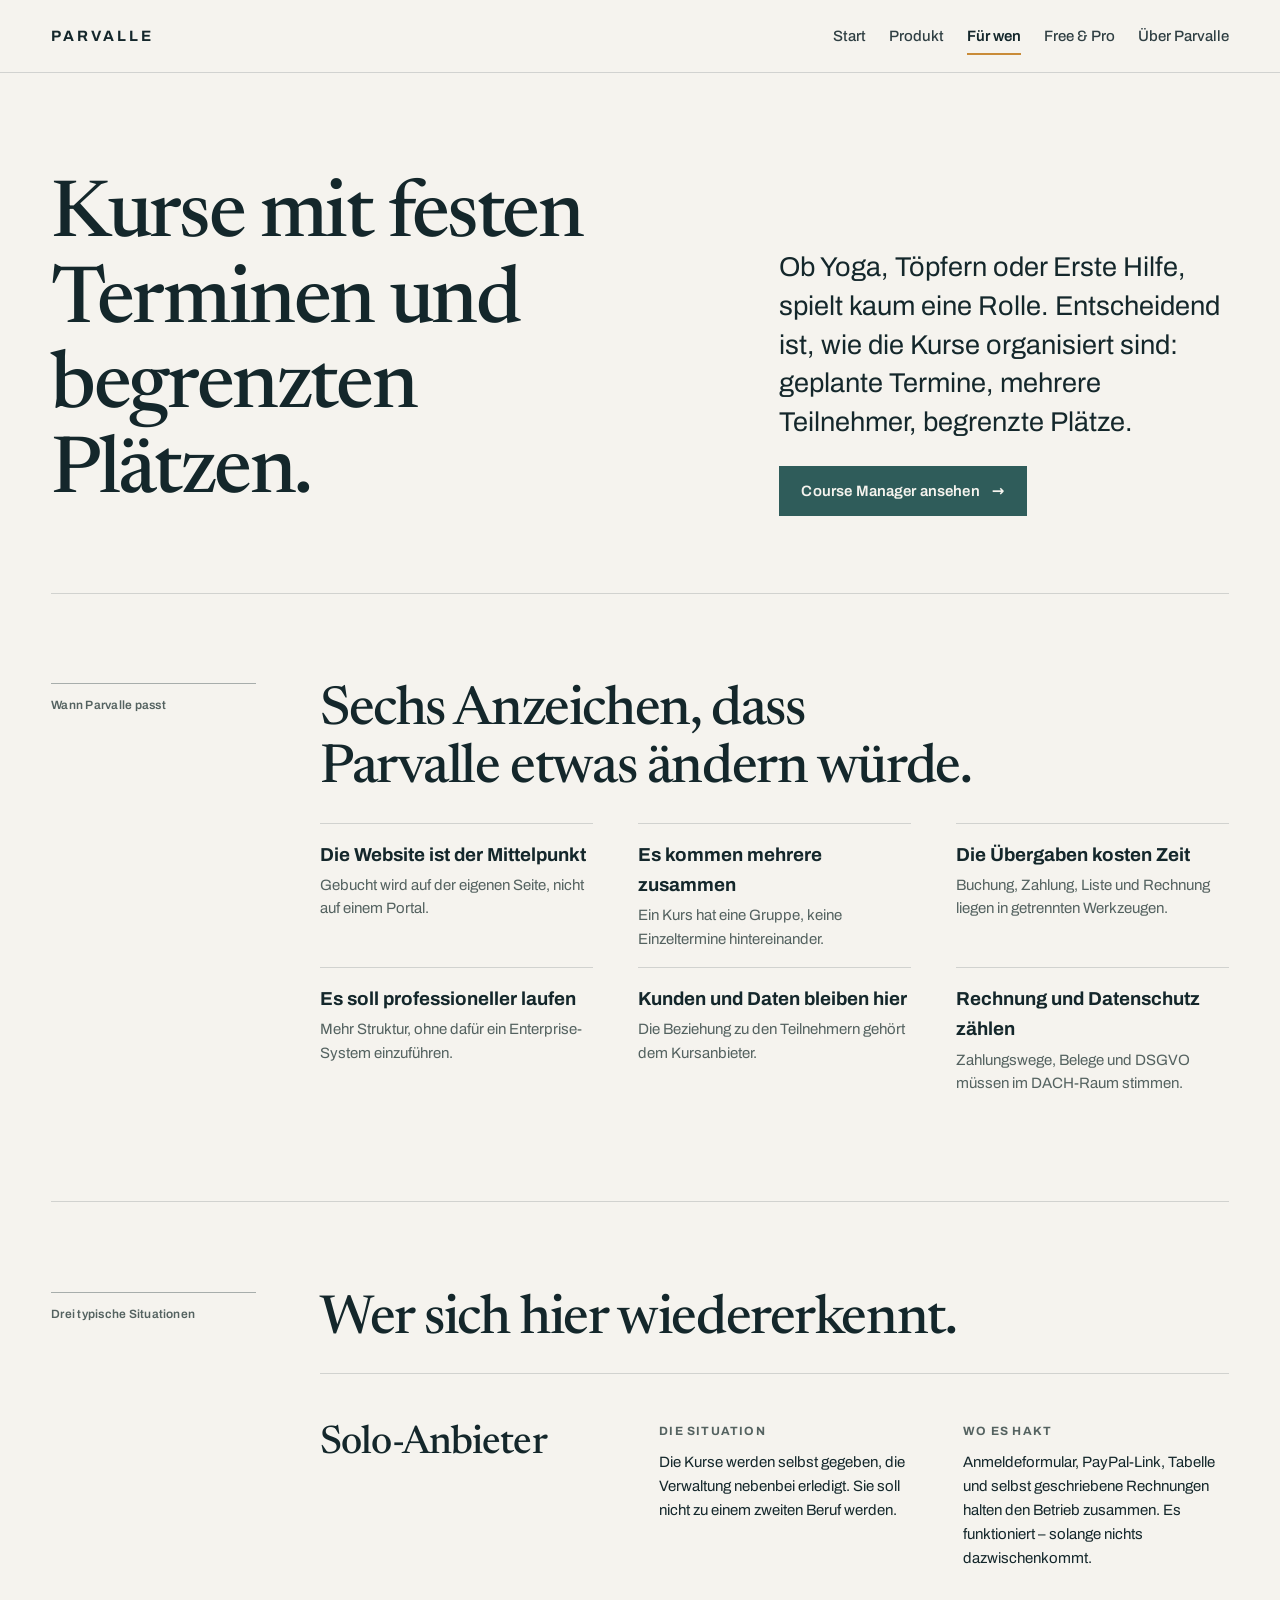
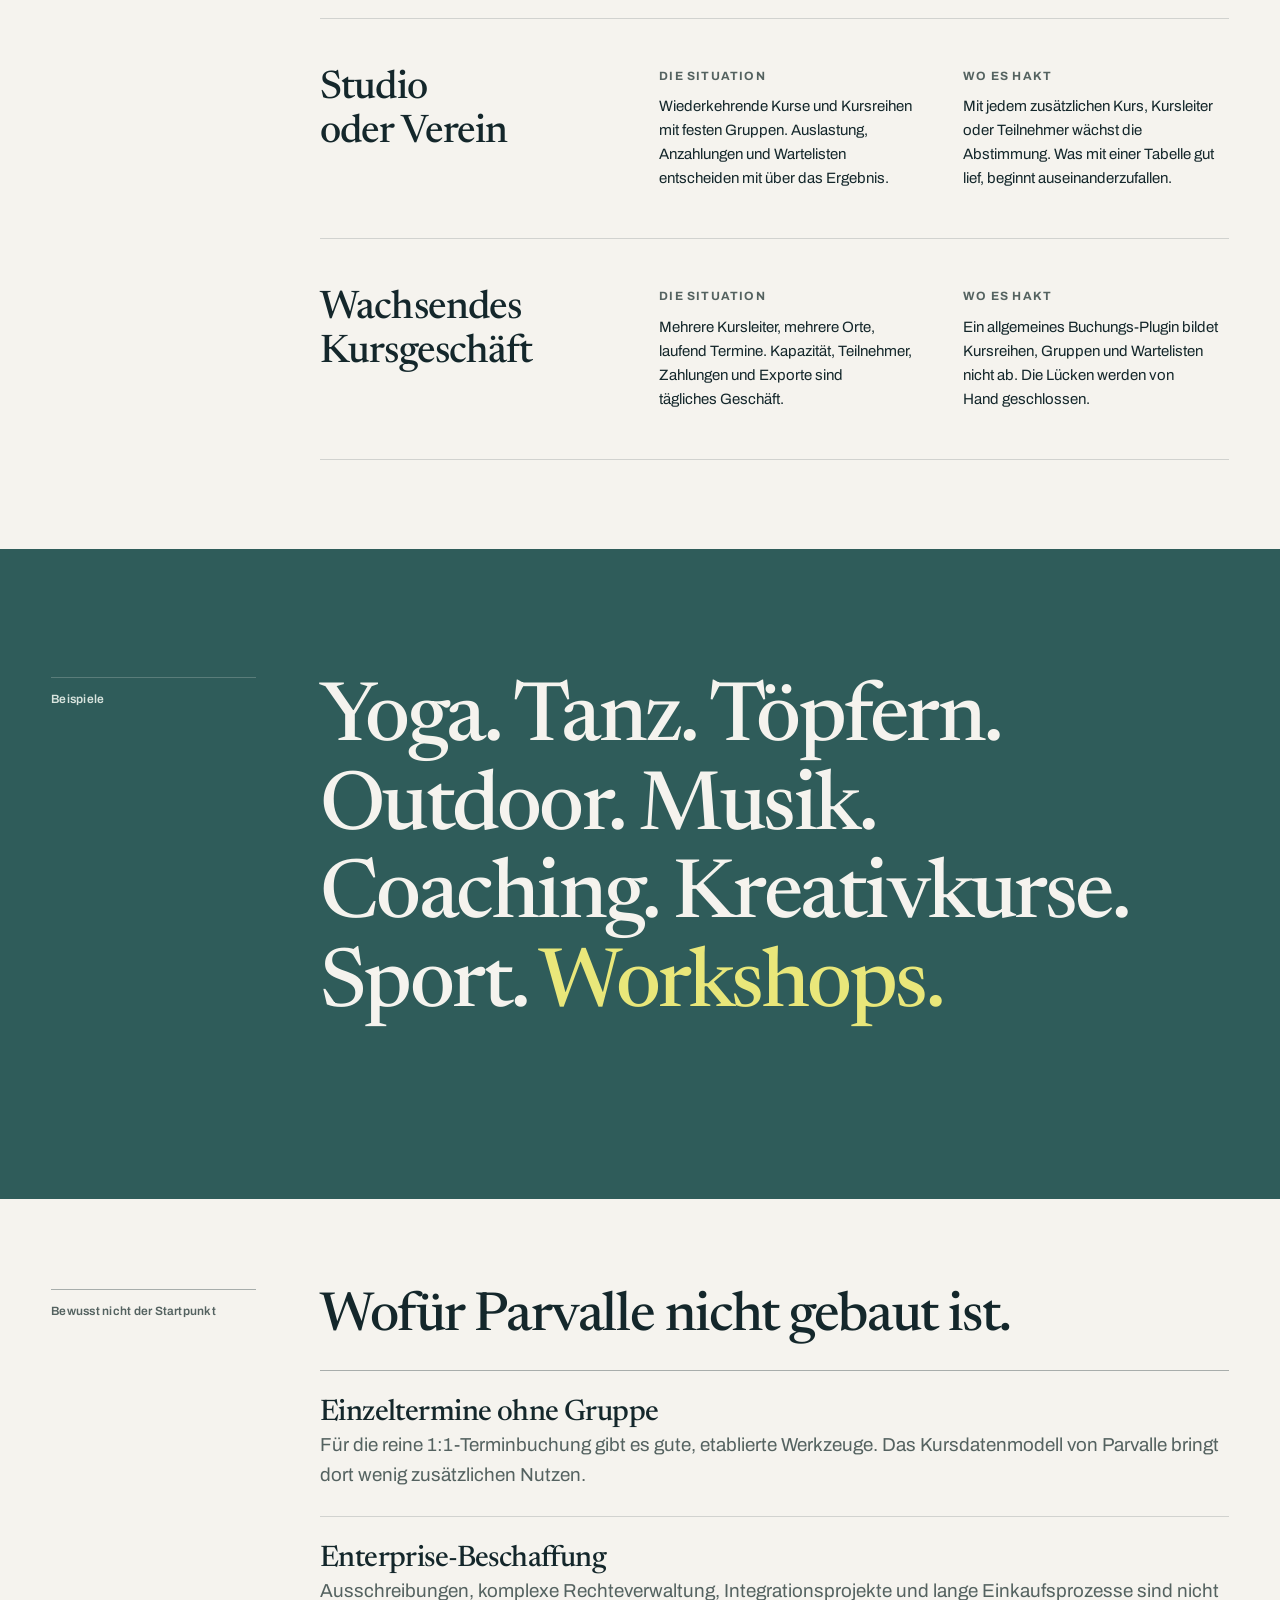
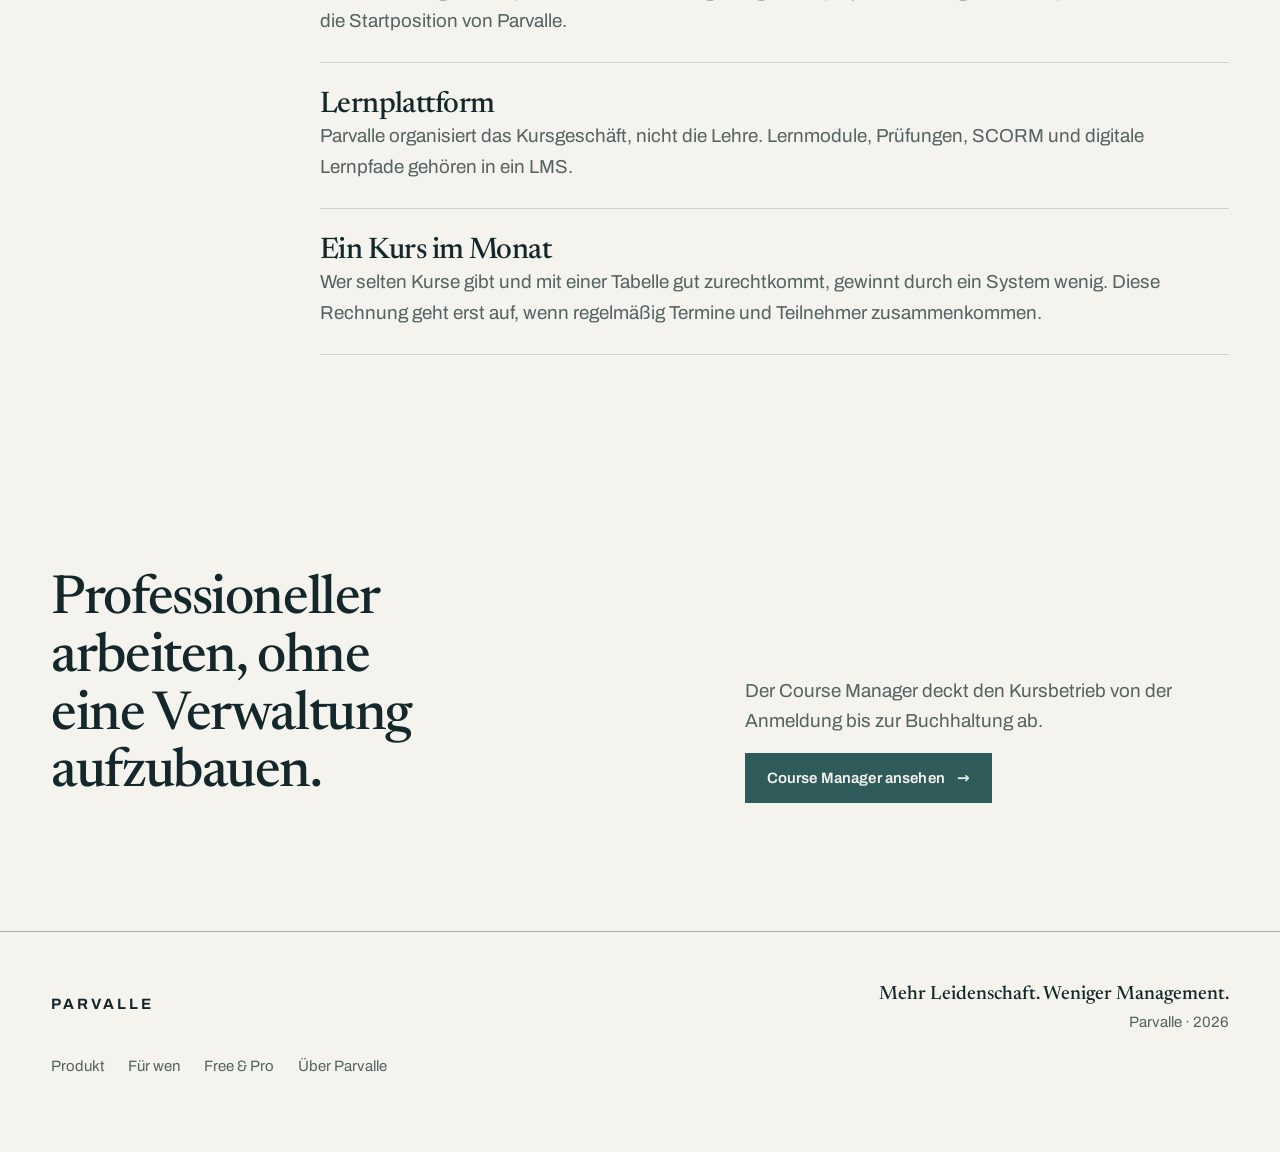
<file: fuer-wen.html>
<!doctype html>
<html lang="de">
<head>
<meta charset="utf-8">
<meta name="viewport" content="width=device-width,initial-scale=1">
<title>Parvalle · Für wen</title>
<meta name="description" content="Für unabhängige Anbieter mit festen Terminen, mehreren Teilnehmern und begrenzten Plätzen: Solo-Anbieter, Studios und wachsende Kursgeschäfte.">
<meta name="theme-color" content="#F5F3EE">
<link rel="icon" href="assets/favicon.svg" type="image/svg+xml">
<link rel="preload" href="assets/fonts/archivo-var.woff2" as="font" type="font/woff2" crossorigin>
<link rel="preload" href="assets/fonts/newsreader-var.woff2" as="font" type="font/woff2" crossorigin>
<link rel="stylesheet" href="assets/styles.css">
<meta property="og:type" content="website">
<meta property="og:site_name" content="Parvalle">
<meta property="og:locale" content="de_DE">
<meta property="og:title" content="Parvalle · Für wen">
<meta property="og:description" content="Nicht das Kursthema entscheidet, sondern wie die Kurse organisiert sind.">
<meta property="og:image" content="assets/og-parvalle.png">
<meta name="twitter:card" content="summary_large_image">
</head>
<body>
<a class="skip-link" href="#main">Zum Inhalt springen</a>

<header class="masthead">
  <div class="container container--wide masthead__inner">
    <a class="wordmark" href="index.html">Parvalle</a>
    <nav class="nav" aria-label="Hauptnavigation">
      <a href="index.html">Start</a>
      <a href="produkt.html">Produkt</a>
      <a href="fuer-wen.html" aria-current="page">Für wen</a>
      <a href="free-pro.html">Free &amp; Pro</a>
      <a href="ueber-parvalle.html">Über Parvalle</a>
    </nav>
    <details class="menu" data-menu>
      <summary aria-label="Menü öffnen">
        <span class="menu__bars" aria-hidden="true"><i></i><i></i><i></i></span>
        Menü
      </summary>
      <nav class="menu__panel" aria-label="Hauptnavigation mobil">
        <a href="index.html">Start</a>
        <a href="produkt.html">Produkt</a>
        <a href="fuer-wen.html" aria-current="page">Für wen</a>
        <a href="free-pro.html">Free &amp; Pro</a>
        <a href="ueber-parvalle.html">Über Parvalle</a>
      </nav>
    </details>
  </div>
</header>

<main id="main">

  <div class="container container--wide">
    <section class="hero">
      <div class="hero__grid">
        <h1>Kurse mit festen Terminen und begrenzten Plätzen.</h1>
        <div class="hero__side">
          <p class="lead">Ob Yoga, Töpfern oder Erste Hilfe, spielt kaum eine Rolle. Entscheidend ist, wie die Kurse organisiert sind: geplante Termine, mehrere Teilnehmer, begrenzte Plätze.</p>
          <div class="btn-row">
            <a class="btn btn--primary" href="produkt.html">Course Manager ansehen <span class="btn__arrow" aria-hidden="true">→</span></a>
          </div>
        </div>
      </div>
    </section>
  </div>

  <!-- Wann Parvalle passt -->
  <div class="container container--wide">
    <section class="section ruled">
      <div class="spread">
        <div class="spread__aside">
          <p class="marker">Wann Parvalle passt</p>
        </div>
        <div class="spread__body">
          <h2>Sechs Anzeichen, dass Parvalle etwas ändern würde.</h2>
          <div class="index-grid">
            <div class="index-item">
              <strong>Die Website ist der Mittelpunkt</strong>
              <p>Gebucht wird auf der eigenen Seite, nicht auf einem Portal.</p>
            </div>
            <div class="index-item">
              <strong>Es kommen mehrere zusammen</strong>
              <p>Ein Kurs hat eine Gruppe, keine Einzeltermine hintereinander.</p>
            </div>
            <div class="index-item">
              <strong>Die Übergaben kosten Zeit</strong>
              <p>Buchung, Zahlung, Liste und Rechnung liegen in getrennten Werkzeugen.</p>
            </div>
            <div class="index-item">
              <strong>Es soll professioneller laufen</strong>
              <p>Mehr Struktur, ohne dafür ein Enterprise-System einzuführen.</p>
            </div>
            <div class="index-item">
              <strong>Kunden und Daten bleiben hier</strong>
              <p>Die Beziehung zu den Teilnehmern gehört dem Kursanbieter.</p>
            </div>
            <div class="index-item">
              <strong>Rechnung und Datenschutz zählen</strong>
              <p>Zahlungswege, Belege und DSGVO müssen im DACH-Raum stimmen.</p>
            </div>
          </div>
        </div>
      </div>
    </section>
  </div>

  <!-- Drei Situationen -->
  <div class="container container--wide">
    <section class="section ruled">
      <div class="spread">
        <div class="spread__aside">
          <p class="marker">Drei typische Situationen</p>
        </div>
        <div class="spread__body">
          <h2>Wer sich hier wiedererkennt.</h2>
          <div>
            <article class="persona">
              <h3>Solo-Anbieter</h3>
              <div class="persona__cols">
                <div>
                  <span class="persona__label">Die Situation</span>
                  <p>Die Kurse werden selbst gegeben, die Verwaltung nebenbei erledigt. Sie soll nicht zu einem zweiten Beruf werden.</p>
                </div>
                <div>
                  <span class="persona__label">Wo es hakt</span>
                  <p>Anmeldeformular, PayPal-Link, Tabelle und selbst geschriebene Rechnungen halten den Betrieb zusammen. Es funktioniert – solange nichts dazwischenkommt.</p>
                </div>
              </div>
            </article>
            <article class="persona">
              <h3>Studio oder Verein</h3>
              <div class="persona__cols">
                <div>
                  <span class="persona__label">Die Situation</span>
                  <p>Wiederkehrende Kurse und Kursreihen mit festen Gruppen. Auslastung, Anzahlungen und Wartelisten entscheiden mit über das Ergebnis.</p>
                </div>
                <div>
                  <span class="persona__label">Wo es hakt</span>
                  <p>Mit jedem zusätzlichen Kurs, Kursleiter oder Teilnehmer wächst die Abstimmung. Was mit einer Tabelle gut lief, beginnt auseinanderzufallen.</p>
                </div>
              </div>
            </article>
            <article class="persona">
              <h3>Wachsendes Kursgeschäft</h3>
              <div class="persona__cols">
                <div>
                  <span class="persona__label">Die Situation</span>
                  <p>Mehrere Kursleiter, mehrere Orte, laufend Termine. Kapazität, Teilnehmer, Zahlungen und Exporte sind tägliches Geschäft.</p>
                </div>
                <div>
                  <span class="persona__label">Wo es hakt</span>
                  <p>Ein allgemeines Buchungs-Plugin bildet Kursreihen, Gruppen und Wartelisten nicht ab. Die Lücken werden von Hand geschlossen.</p>
                </div>
              </div>
            </article>
          </div>
        </div>
      </div>
    </section>
  </div>

  <!-- Beispiele -->
  <section class="section section--lg on-teal">
    <div class="container container--wide">
      <div class="spread">
        <div class="spread__aside">
          <p class="marker">Beispiele</p>
        </div>
        <div class="spread__body">
          <p class="display">Yoga. Tanz. Töpfern. Outdoor. Musik. Coaching. Kreativkurse. Sport. <em>Workshops.</em></p>
          <div class="gallery">
            <!-- parvalle:image yoga -->
            <!-- /parvalle:image -->
            <!-- parvalle:image toepfern -->
            <!-- /parvalle:image -->
            <!-- parvalle:image outdoor -->
            <!-- /parvalle:image -->
            <!-- parvalle:image musik -->
            <!-- /parvalle:image -->
          </div>
        </div>
      </div>
    </div>
  </section>

  <!-- Abgrenzung -->
  <div class="container container--wide">
    <section class="section">
      <div class="spread">
        <div class="spread__aside">
          <p class="marker">Bewusst nicht der Startpunkt</p>
        </div>
        <div class="spread__body">
          <h2>Wofür Parvalle nicht gebaut ist.</h2>
          <div class="ledger">
            <div class="ledger__row">
              <span>
                <h3 class="ledger__title">Einzeltermine ohne Gruppe</h3>
                <span class="ledger__body">Für die reine 1:1-Terminbuchung gibt es gute, etablierte Werkzeuge. Das Kursdatenmodell von Parvalle bringt dort wenig zusätzlichen Nutzen.</span>
              </span>
            </div>
            <div class="ledger__row">
              <span>
                <h3 class="ledger__title">Enterprise-Beschaffung</h3>
                <span class="ledger__body">Ausschreibungen, komplexe Rechteverwaltung, Integrationsprojekte und lange Einkaufsprozesse sind nicht die Startposition von Parvalle.</span>
              </span>
            </div>
            <div class="ledger__row">
              <span>
                <h3 class="ledger__title">Lernplattform</h3>
                <span class="ledger__body">Parvalle organisiert das Kursgeschäft, nicht die Lehre. Lernmodule, Prüfungen, SCORM und digitale Lernpfade gehören in ein LMS.</span>
              </span>
            </div>
            <div class="ledger__row">
              <span>
                <h3 class="ledger__title">Ein Kurs im Monat</h3>
                <span class="ledger__body">Wer selten Kurse gibt und mit einer Tabelle gut zurechtkommt, gewinnt durch ein System wenig. Diese Rechnung geht erst auf, wenn regelmäßig Termine und Teilnehmer zusammenkommen.</span>
              </span>
            </div>
          </div>
        </div>
      </div>
    </section>
  </div>

  <!-- Closing -->
  <div class="container container--wide">
    <section class="closing">
      <div class="closing__grid">
        <h2>Professioneller arbeiten, ohne eine Verwaltung aufzubauen.</h2>
        <div class="closing__aside">
          <p class="muted">Der Course Manager deckt den Kursbetrieb von der Anmeldung bis zur Buchhaltung ab.</p>
          <a class="btn btn--primary" href="produkt.html">Course Manager ansehen <span class="btn__arrow" aria-hidden="true">→</span></a>
        </div>
      </div>
    </section>
  </div>

</main>

<footer class="footer">
  <div class="container container--wide footer__grid">
    <div>
      <a class="wordmark" href="index.html">Parvalle</a>
      <nav class="footer__nav" aria-label="Fußzeile">
        <a href="produkt.html">Produkt</a>
        <a href="fuer-wen.html">Für wen</a>
        <a href="free-pro.html">Free &amp; Pro</a>
        <a href="ueber-parvalle.html">Über Parvalle</a>
      </nav>
    </div>
    <p class="footer__meta"><strong>Mehr Leidenschaft. Weniger Management.</strong>Parvalle · 2026</p>
  </div>
</footer>

<script src="assets/motion.js" defer></script>
</body>
</html>
</file>
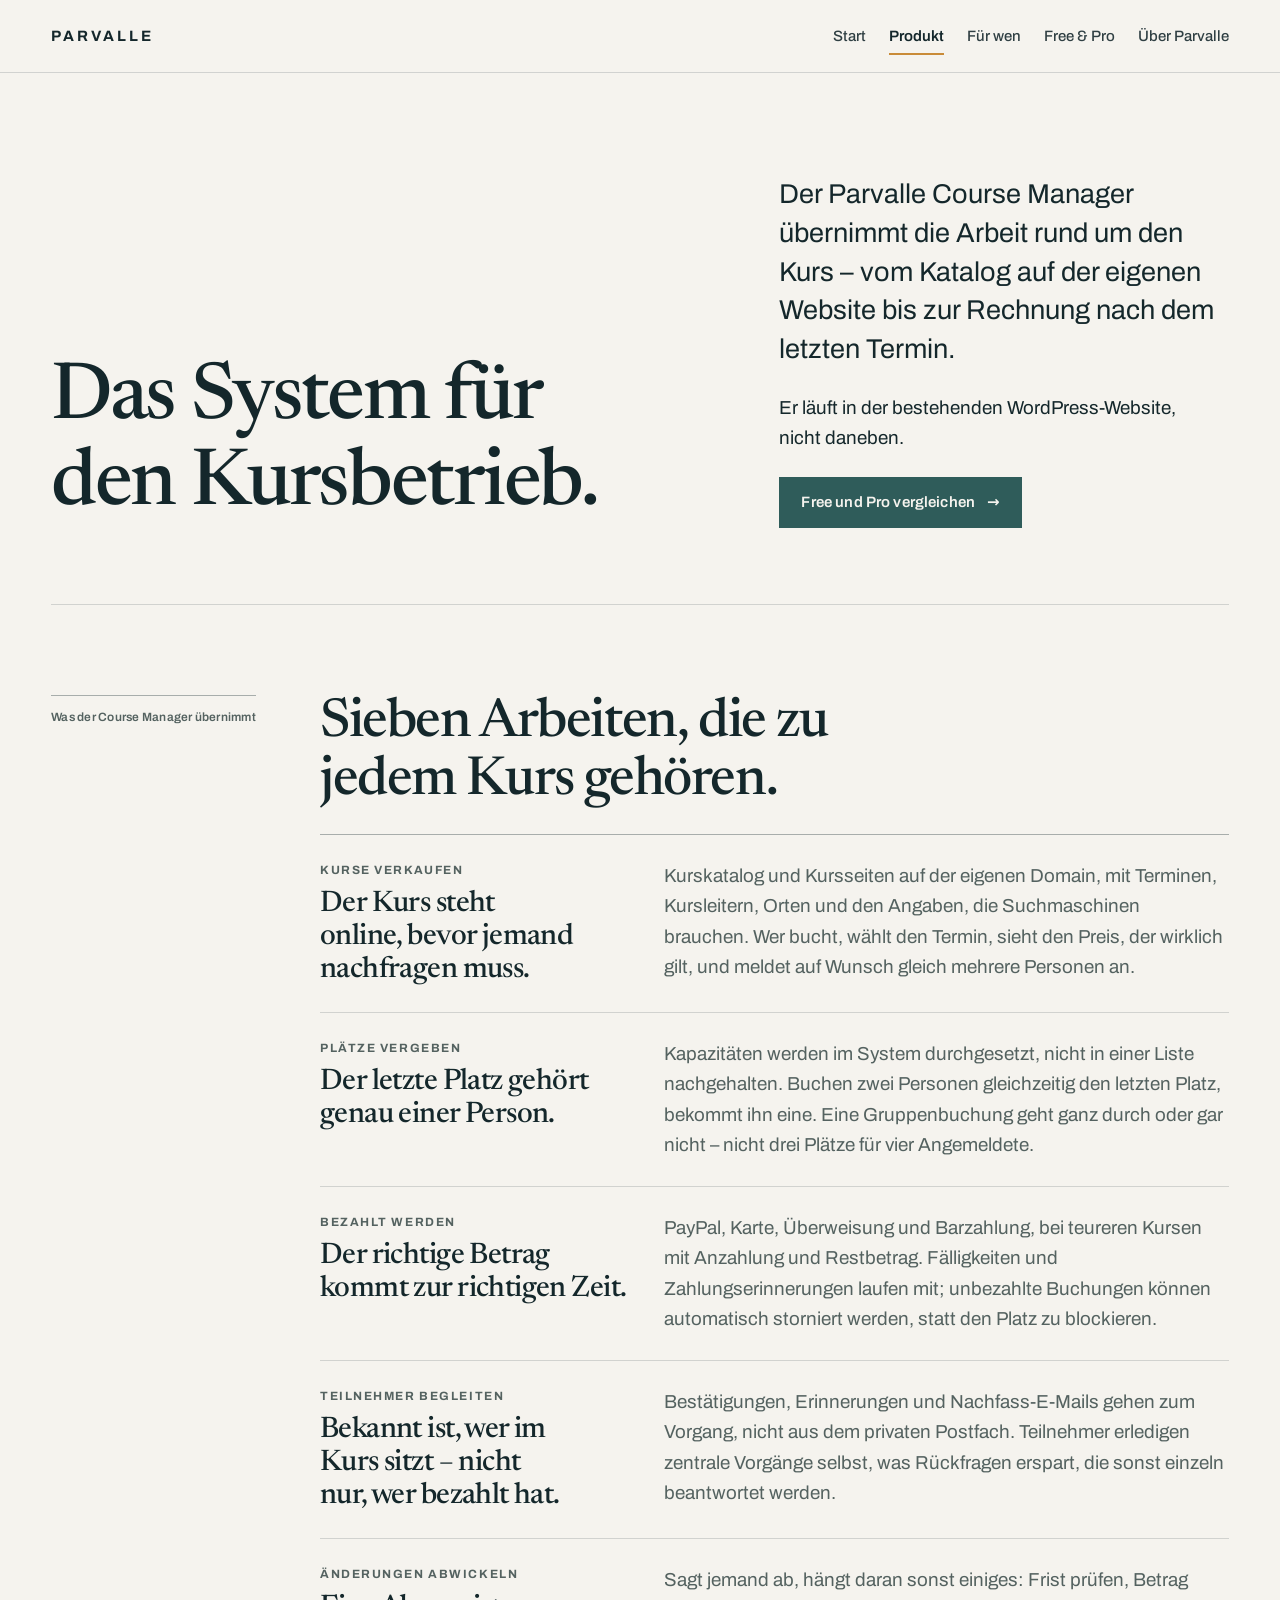
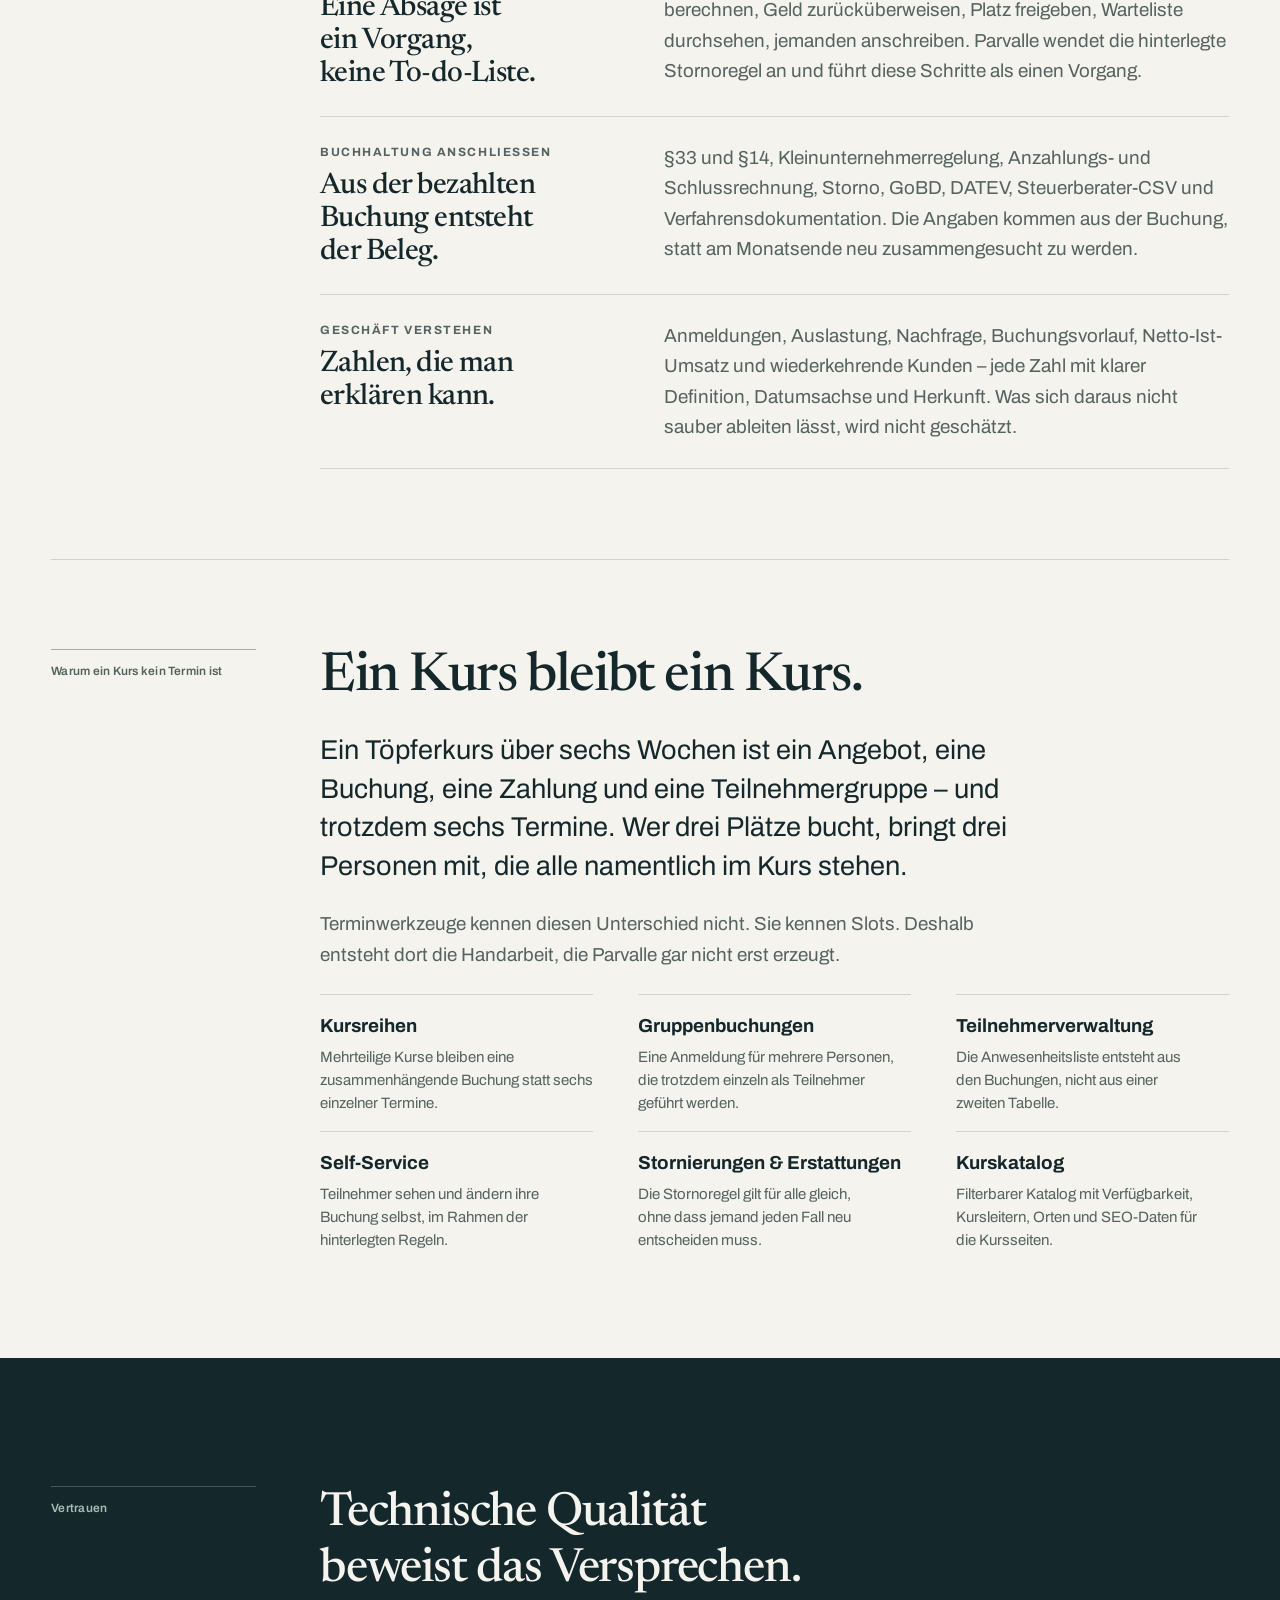
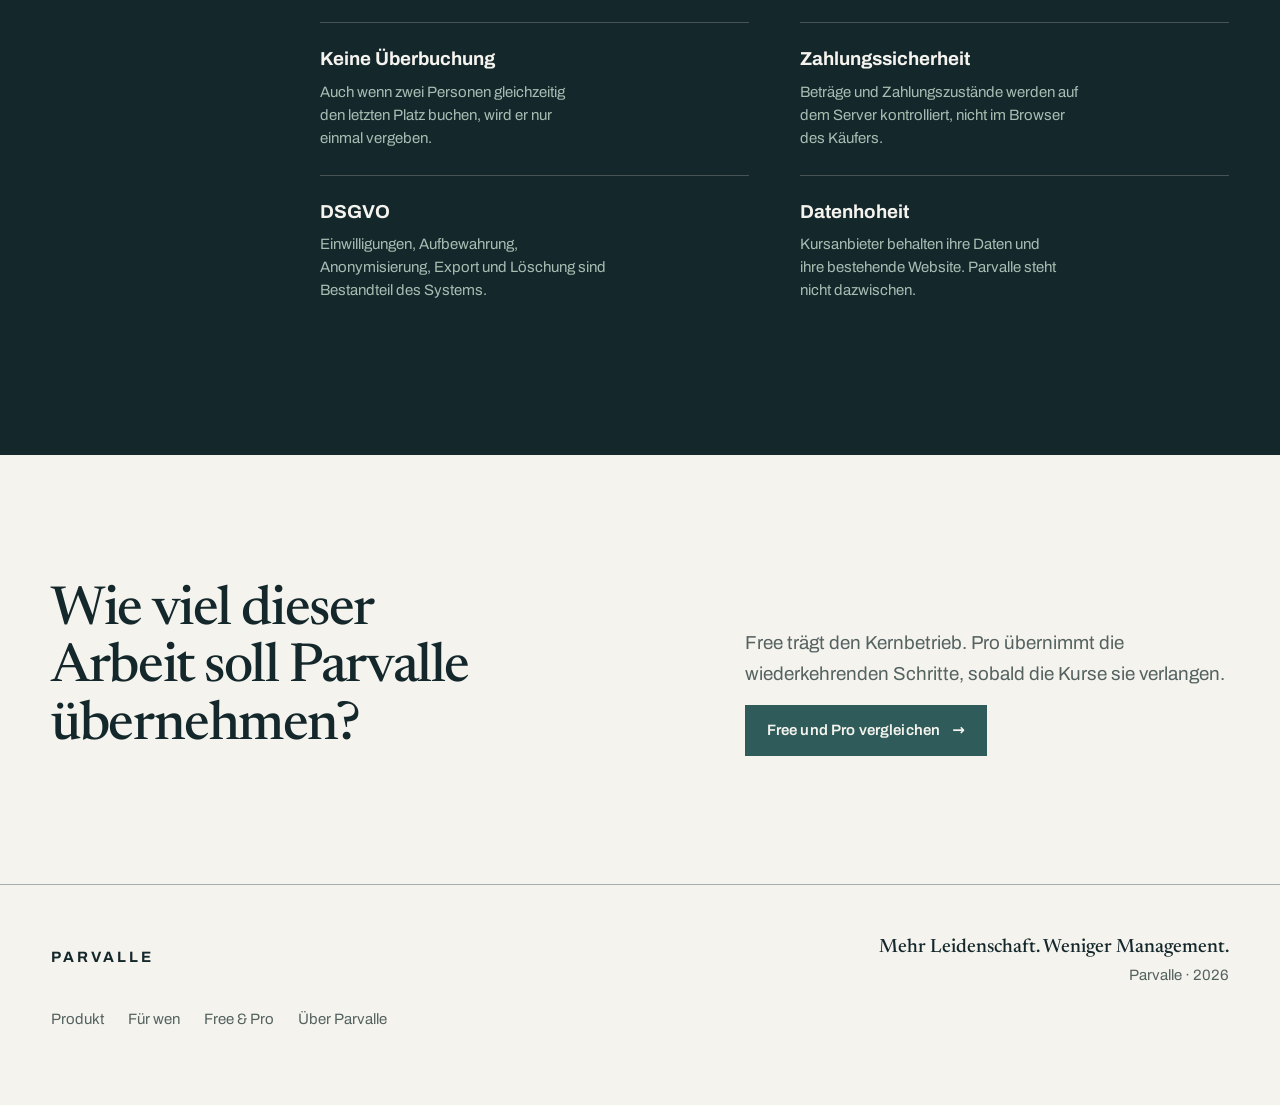
<file: produkt.html>
<!doctype html>
<html lang="de">
<head>
<meta charset="utf-8">
<meta name="viewport" content="width=device-width,initial-scale=1">
<title>Parvalle Course Manager · Produkt</title>
<meta name="description" content="Kurse verkaufen, Plätze vergeben, bezahlt werden, Teilnehmer begleiten, Änderungen abwickeln und die Buchhaltung anschließen – als ein Vorgang auf der eigenen WordPress-Website.">
<meta name="theme-color" content="#F5F3EE">
<link rel="icon" href="assets/favicon.svg" type="image/svg+xml">
<link rel="preload" href="assets/fonts/archivo-var.woff2" as="font" type="font/woff2" crossorigin>
<link rel="preload" href="assets/fonts/newsreader-var.woff2" as="font" type="font/woff2" crossorigin>
<link rel="stylesheet" href="assets/styles.css">
<meta property="og:type" content="website">
<meta property="og:site_name" content="Parvalle">
<meta property="og:locale" content="de_DE">
<meta property="og:title" content="Parvalle Course Manager · Produkt">
<meta property="og:description" content="Der Kursbetrieb von der Anmeldung bis zur Buchhaltung – als ein Vorgang auf der eigenen Website.">
<meta property="og:image" content="assets/og-parvalle.png">
<meta name="twitter:card" content="summary_large_image">
</head>
<body>
<a class="skip-link" href="#main">Zum Inhalt springen</a>

<header class="masthead">
  <div class="container container--wide masthead__inner">
    <a class="wordmark" href="index.html">Parvalle</a>
    <nav class="nav" aria-label="Hauptnavigation">
      <a href="index.html">Start</a>
      <a href="produkt.html" aria-current="page">Produkt</a>
      <a href="fuer-wen.html">Für wen</a>
      <a href="free-pro.html">Free &amp; Pro</a>
      <a href="ueber-parvalle.html">Über Parvalle</a>
    </nav>
    <details class="menu" data-menu>
      <summary aria-label="Menü öffnen">
        <span class="menu__bars" aria-hidden="true"><i></i><i></i><i></i></span>
        Menü
      </summary>
      <nav class="menu__panel" aria-label="Hauptnavigation mobil">
        <a href="index.html">Start</a>
        <a href="produkt.html" aria-current="page">Produkt</a>
        <a href="fuer-wen.html">Für wen</a>
        <a href="free-pro.html">Free &amp; Pro</a>
        <a href="ueber-parvalle.html">Über Parvalle</a>
      </nav>
    </details>
  </div>
</header>

<main id="main">

  <div class="container container--wide">
    <section class="hero">
      <div class="hero__grid">
        <h1>Das System für den Kursbetrieb.</h1>
        <div class="hero__side">
          <p class="lead">Der Parvalle Course Manager übernimmt die Arbeit rund um den Kurs – vom Katalog auf der eigenen Website bis zur Rechnung nach dem letzten Termin.</p>
          <p>Er läuft in der bestehenden WordPress-Website, nicht daneben.</p>
          <div class="btn-row">
            <a class="btn btn--primary" href="free-pro.html">Free und Pro vergleichen <span class="btn__arrow" aria-hidden="true">→</span></a>
          </div>
        </div>
      </div>
    </section>
  </div>

  <!-- Die sieben Arbeiten -->
  <div class="container container--wide">
    <section class="section ruled">
      <div class="spread">
        <div class="spread__aside">
          <p class="marker">Was der Course Manager übernimmt</p>
        </div>
        <div class="spread__body">
          <h2>Sieben Arbeiten, die zu jedem Kurs gehören.</h2>
          <div class="ledger ledger--split">
            <div class="ledger__row">
              <span><span class="ledger__label">Kurse verkaufen</span><h3 class="ledger__title">Der Kurs steht online, bevor jemand nachfragen muss.</h3></span>
              <p class="ledger__body">Kurskatalog und Kursseiten auf der eigenen Domain, mit Terminen, Kursleitern, Orten und den Angaben, die Suchmaschinen brauchen. Wer bucht, wählt den Termin, sieht den Preis, der wirklich gilt, und meldet auf Wunsch gleich mehrere Personen an.</p>
            </div>
            <div class="ledger__row">
              <span><span class="ledger__label">Plätze vergeben</span><h3 class="ledger__title">Der letzte Platz gehört genau einer Person.</h3></span>
              <p class="ledger__body">Kapazitäten werden im System durchgesetzt, nicht in einer Liste nachgehalten. Buchen zwei Personen gleichzeitig den letzten Platz, bekommt ihn eine. Eine Gruppenbuchung geht ganz durch oder gar nicht – nicht drei Plätze für vier Angemeldete.</p>
            </div>
            <div class="ledger__row">
              <span><span class="ledger__label">Bezahlt werden</span><h3 class="ledger__title">Der richtige Betrag kommt zur richtigen Zeit.</h3></span>
              <p class="ledger__body">PayPal, Karte, Überweisung und Barzahlung, bei teureren Kursen mit Anzahlung und Restbetrag. Fälligkeiten und Zahlungserinnerungen laufen mit; unbezahlte Buchungen können automatisch storniert werden, statt den Platz zu blockieren.</p>
            </div>
            <div class="ledger__row">
              <span><span class="ledger__label">Teilnehmer begleiten</span><h3 class="ledger__title">Bekannt ist, wer im Kurs sitzt – nicht nur, wer bezahlt hat.</h3></span>
              <p class="ledger__body">Bestätigungen, Erinnerungen und Nachfass-E-Mails gehen zum Vorgang, nicht aus dem privaten Postfach. Teilnehmer erledigen zentrale Vorgänge selbst, was Rückfragen erspart, die sonst einzeln beantwortet werden.</p>
            </div>
            <div class="ledger__row">
              <span><span class="ledger__label">Änderungen abwickeln</span><h3 class="ledger__title">Eine Absage ist ein Vorgang, keine To-do-Liste.</h3></span>
              <p class="ledger__body">Sagt jemand ab, hängt daran sonst einiges: Frist prüfen, Betrag berechnen, Geld zurücküberweisen, Platz freigeben, Warteliste durchsehen, jemanden anschreiben. Parvalle wendet die hinterlegte Stornoregel an und führt diese Schritte als einen Vorgang.</p>
            </div>
            <div class="ledger__row">
              <span><span class="ledger__label">Buchhaltung anschließen</span><h3 class="ledger__title">Aus der bezahlten Buchung entsteht der Beleg.</h3></span>
              <p class="ledger__body">§33 und §14, Kleinunternehmerregelung, Anzahlungs- und Schlussrechnung, Storno, GoBD, DATEV, Steuerberater-CSV und Verfahrensdokumentation. Die Angaben kommen aus der Buchung, statt am Monatsende neu zusammengesucht zu werden.</p>
            </div>
            <div class="ledger__row">
              <span><span class="ledger__label">Geschäft verstehen</span><h3 class="ledger__title">Zahlen, die man erklären kann.</h3></span>
              <p class="ledger__body">Anmeldungen, Auslastung, Nachfrage, Buchungsvorlauf, Netto-Ist-Umsatz und wiederkehrende Kunden – jede Zahl mit klarer Definition, Datumsachse und Herkunft. Was sich daraus nicht sauber ableiten lässt, wird nicht geschätzt.</p>
            </div>
          </div>
        </div>
      </div>
    </section>
  </div>

  <!-- Kursnatives Datenmodell -->
  <div class="container container--wide">
    <section class="section ruled">
      <div class="spread">
        <div class="spread__aside">
          <p class="marker">Warum ein Kurs kein Termin ist</p>
        </div>
        <div class="spread__body">
          <h2>Ein Kurs bleibt ein Kurs.</h2>
          <p class="lead">Ein Töpferkurs über sechs Wochen ist ein Angebot, eine Buchung, eine Zahlung und eine Teilnehmergruppe – und trotzdem sechs Termine. Wer drei Plätze bucht, bringt drei Personen mit, die alle namentlich im Kurs stehen.</p>
          <p class="muted">Terminwerkzeuge kennen diesen Unterschied nicht. Sie kennen Slots. Deshalb entsteht dort die Handarbeit, die Parvalle gar nicht erst erzeugt.</p>
          <!-- parvalle:image werkstatt -->
          <!-- /parvalle:image -->
          <div class="index-grid">
            <div class="index-item">
              <strong>Kursreihen</strong>
              <p>Mehrteilige Kurse bleiben eine zusammenhängende Buchung statt sechs einzelner Termine.</p>
            </div>
            <div class="index-item">
              <strong>Gruppenbuchungen</strong>
              <p>Eine Anmeldung für mehrere Personen, die trotzdem einzeln als Teilnehmer geführt werden.</p>
            </div>
            <div class="index-item">
              <strong>Teilnehmerverwaltung</strong>
              <p>Die Anwesenheitsliste entsteht aus den Buchungen, nicht aus einer zweiten Tabelle.</p>
            </div>
            <div class="index-item">
              <strong>Self-Service</strong>
              <p>Teilnehmer sehen und ändern ihre Buchung selbst, im Rahmen der hinterlegten Regeln.</p>
            </div>
            <div class="index-item">
              <strong>Stornierungen &amp; Erstattungen</strong>
              <p>Die Stornoregel gilt für alle gleich, ohne dass jemand jeden Fall neu entscheiden muss.</p>
            </div>
            <div class="index-item">
              <strong>Kurskatalog</strong>
              <p>Filterbarer Katalog mit Verfügbarkeit, Kursleitern, Orten und SEO-Daten für die Kursseiten.</p>
            </div>
          </div>
        </div>
      </div>
    </section>
  </div>

  <!-- Vertrauen -->
  <section class="section section--lg on-ink">
    <div class="container container--wide">
      <div class="spread">
        <div class="spread__aside">
          <p class="marker">Vertrauen</p>
        </div>
        <div class="spread__body">
          <h2 class="pull">Technische Qualität beweist das Versprechen.</h2>
          <div class="commitments commitments--pair">
            <div class="commitment">
              <h3>Keine Überbuchung</h3>
              <p>Auch wenn zwei Personen gleichzeitig den letzten Platz buchen, wird er nur einmal vergeben.</p>
            </div>
            <div class="commitment">
              <h3>Zahlungssicherheit</h3>
              <p>Beträge und Zahlungszustände werden auf dem Server kontrolliert, nicht im Browser des Käufers.</p>
            </div>
            <div class="commitment">
              <h3>DSGVO</h3>
              <p>Einwilligungen, Aufbewahrung, Anonymisierung, Export und Löschung sind Bestandteil des Systems.</p>
            </div>
            <div class="commitment">
              <h3>Datenhoheit</h3>
              <p>Kursanbieter behalten ihre Daten und ihre bestehende Website. Parvalle steht nicht dazwischen.</p>
            </div>
          </div>
        </div>
      </div>
    </div>
  </section>

  <!-- Closing -->
  <div class="container container--wide">
    <section class="closing">
      <div class="closing__grid">
        <h2>Wie viel dieser Arbeit soll Parvalle übernehmen?</h2>
        <div class="closing__aside">
          <p class="muted">Free trägt den Kernbetrieb. Pro übernimmt die wiederkehrenden Schritte, sobald die Kurse sie verlangen.</p>
          <a class="btn btn--primary" href="free-pro.html">Free und Pro vergleichen <span class="btn__arrow" aria-hidden="true">→</span></a>
        </div>
      </div>
    </section>
  </div>

</main>

<footer class="footer">
  <div class="container container--wide footer__grid">
    <div>
      <a class="wordmark" href="index.html">Parvalle</a>
      <nav class="footer__nav" aria-label="Fußzeile">
        <a href="produkt.html">Produkt</a>
        <a href="fuer-wen.html">Für wen</a>
        <a href="free-pro.html">Free &amp; Pro</a>
        <a href="ueber-parvalle.html">Über Parvalle</a>
      </nav>
    </div>
    <p class="footer__meta"><strong>Mehr Leidenschaft. Weniger Management.</strong>Parvalle · 2026</p>
  </div>
</footer>

<script src="assets/motion.js" defer></script>
</body>
</html>
</file>
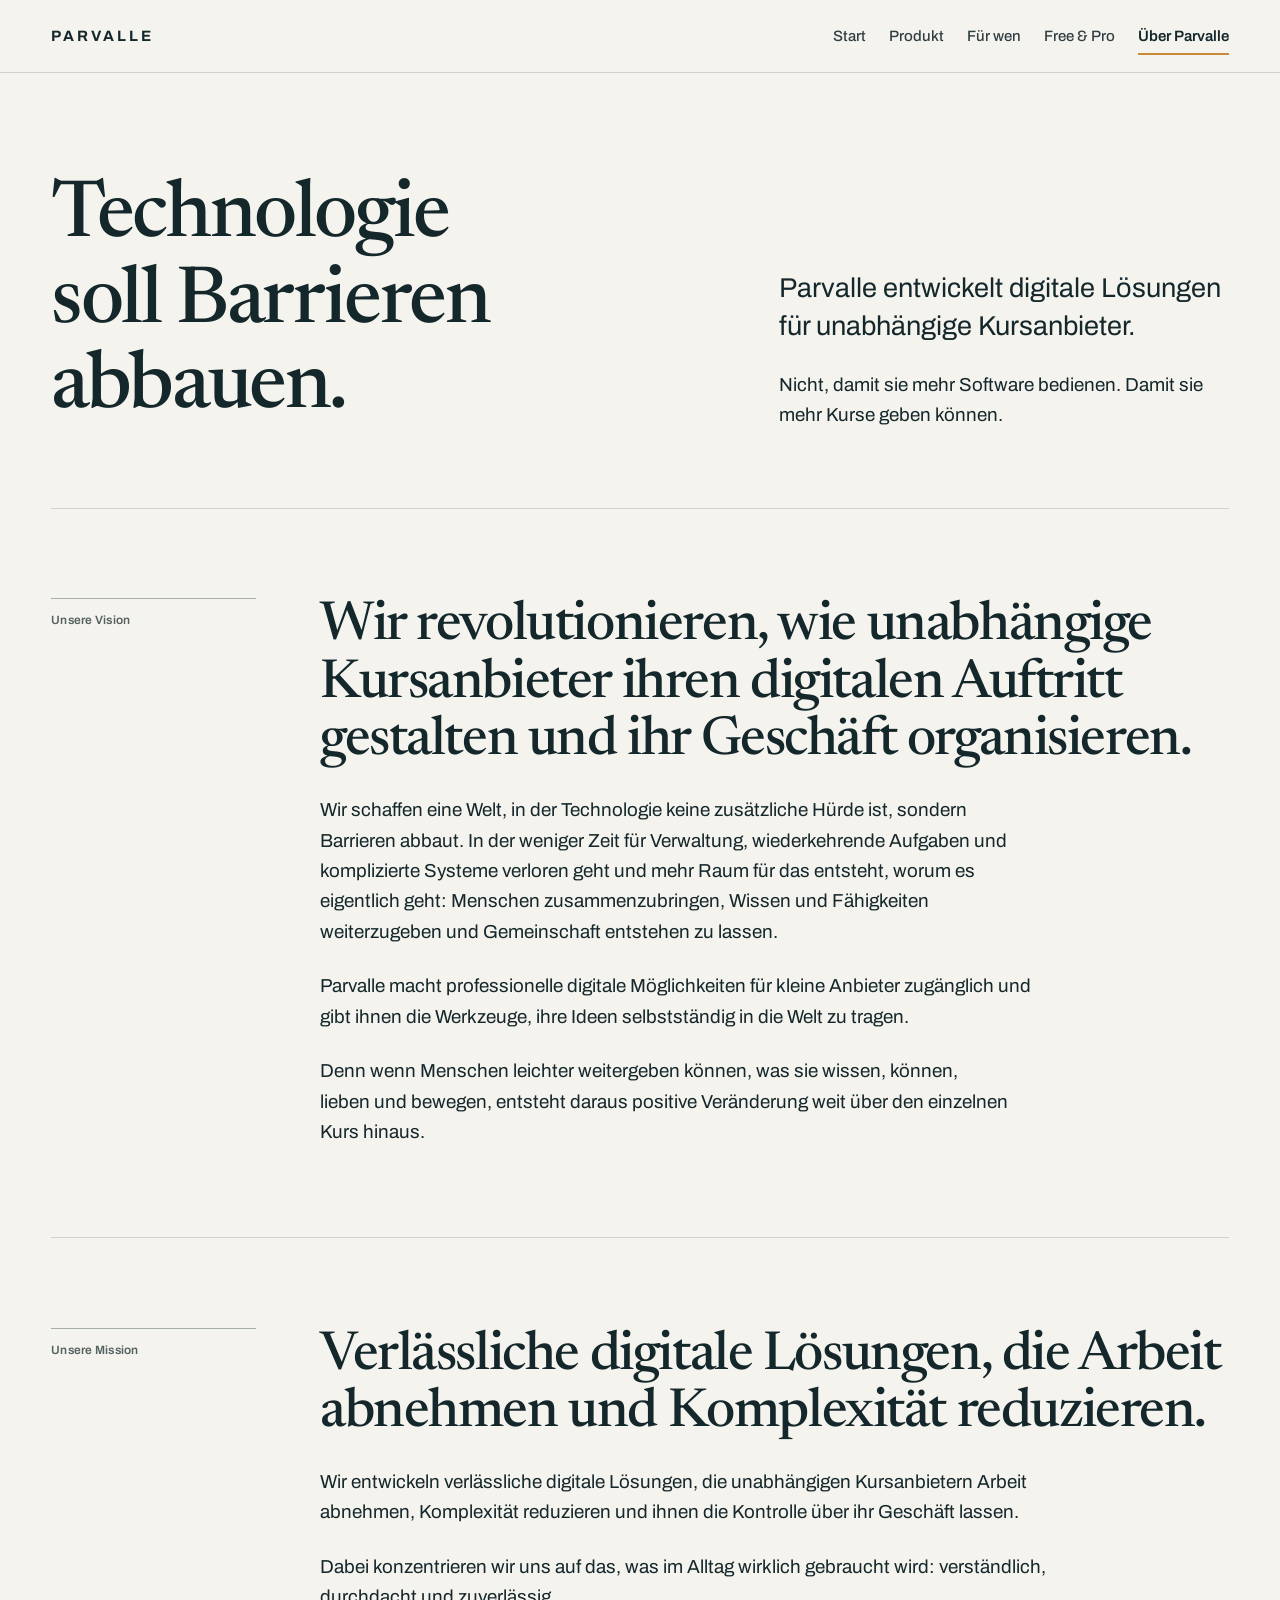
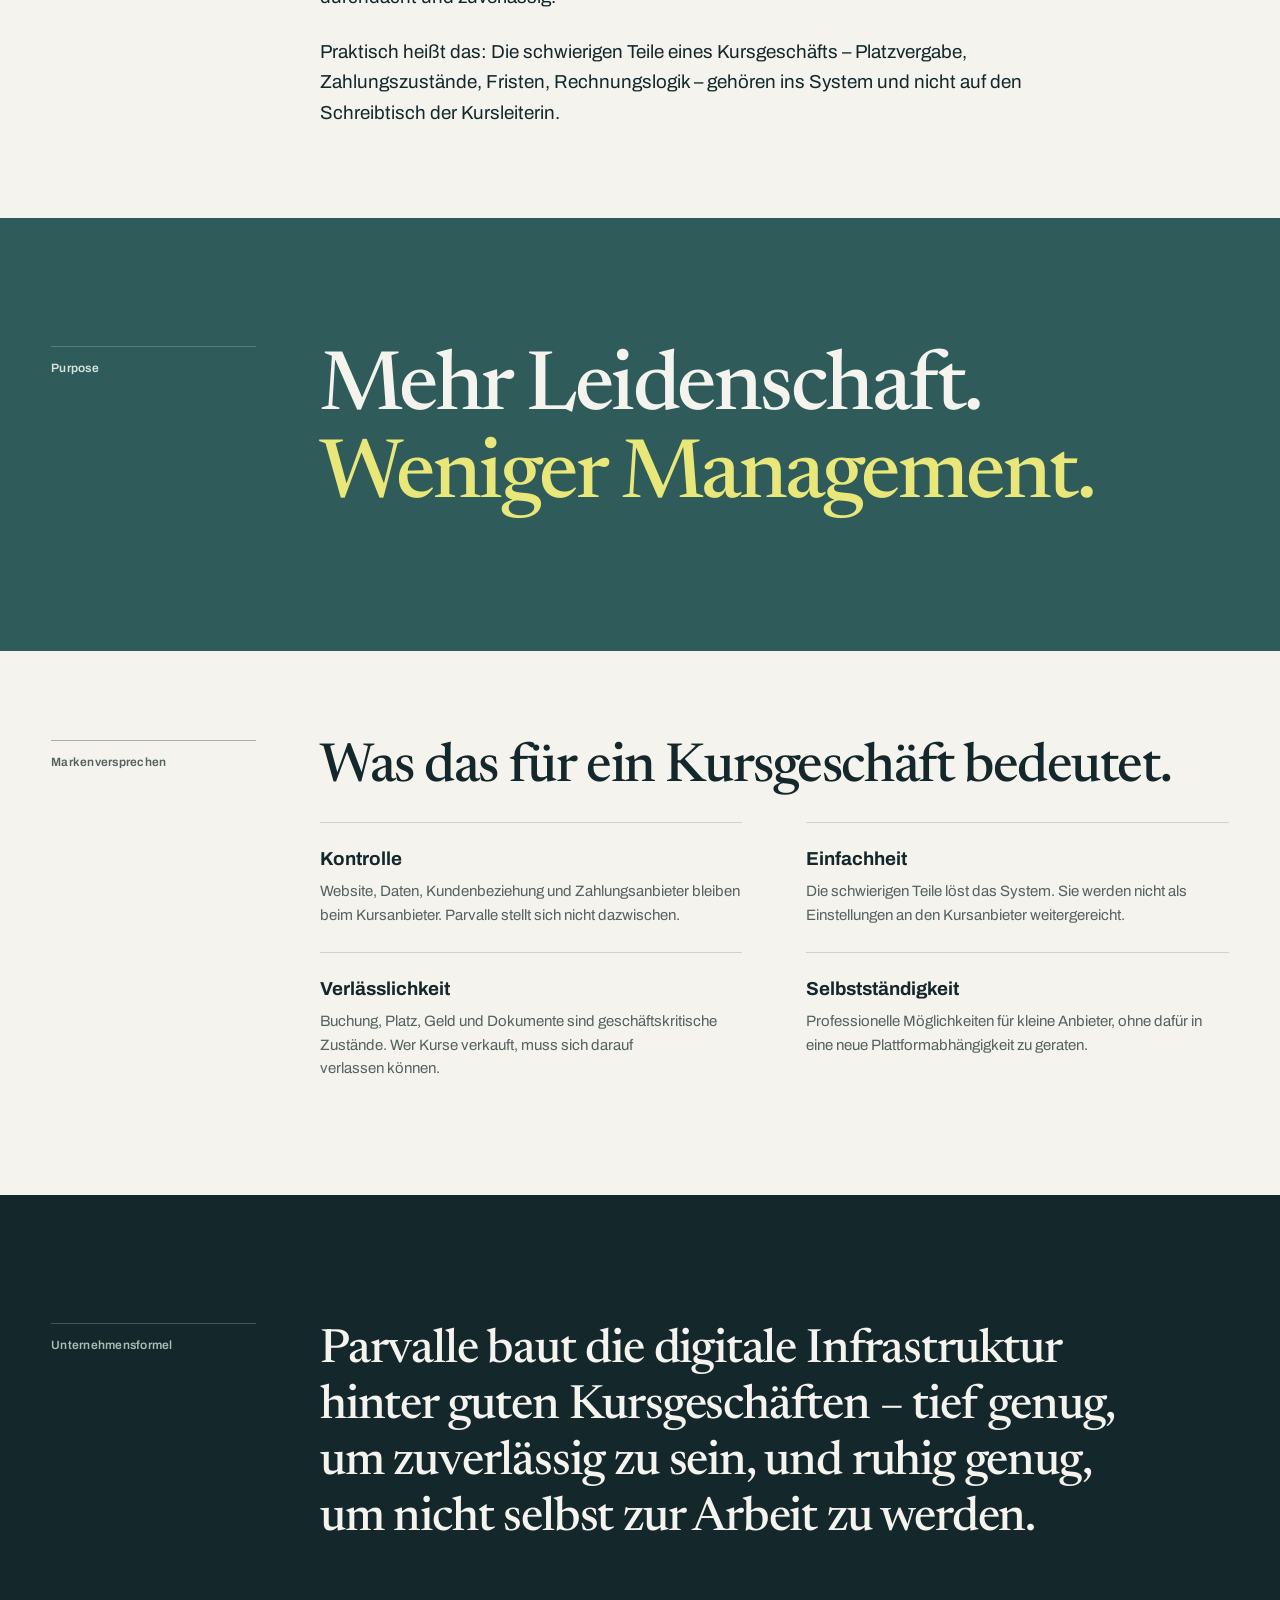
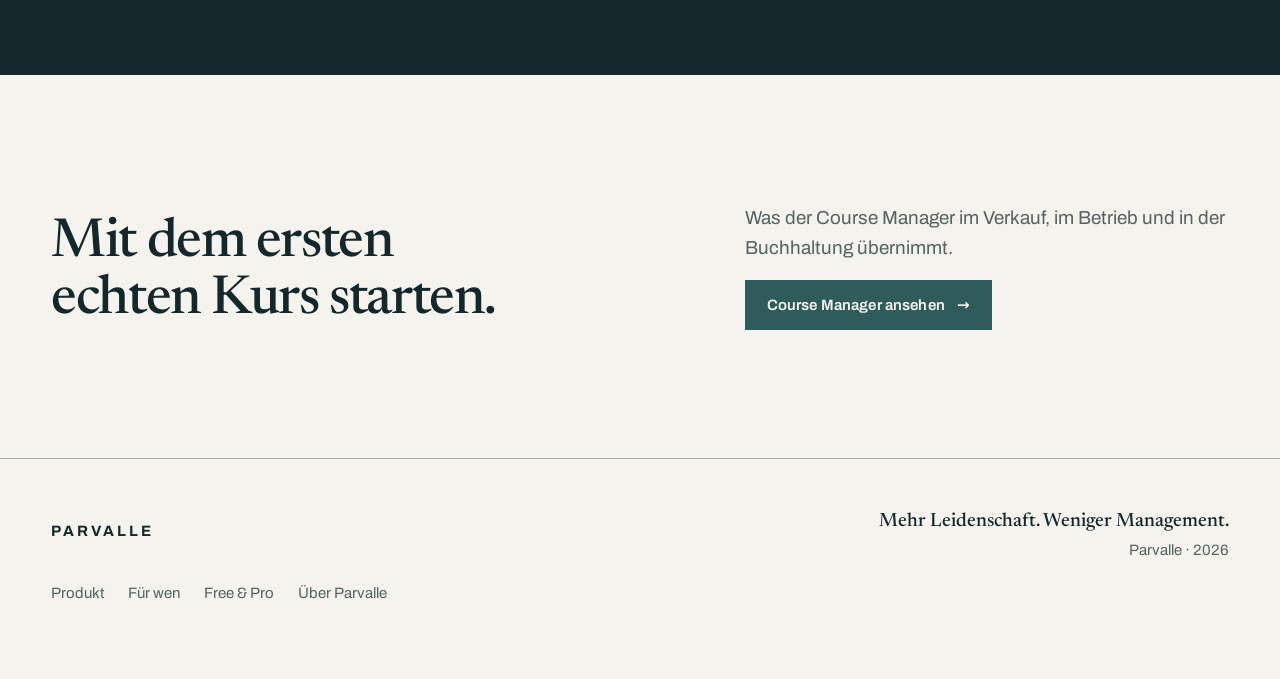
<file: ueber-parvalle.html>
<!doctype html>
<html lang="de">
<head>
<meta charset="utf-8">
<meta name="viewport" content="width=device-width,initial-scale=1">
<title>Über Parvalle · Vision, Mission, Purpose</title>
<meta name="description" content="Parvalle entwickelt digitale Lösungen für unabhängige Kursanbieter. Technologie soll Barrieren abbauen, statt neue aufzubauen.">
<meta name="theme-color" content="#F5F3EE">
<link rel="icon" href="assets/favicon.svg" type="image/svg+xml">
<link rel="preload" href="assets/fonts/archivo-var.woff2" as="font" type="font/woff2" crossorigin>
<link rel="preload" href="assets/fonts/newsreader-var.woff2" as="font" type="font/woff2" crossorigin>
<link rel="stylesheet" href="assets/styles.css">
<meta property="og:type" content="website">
<meta property="og:site_name" content="Parvalle">
<meta property="og:locale" content="de_DE">
<meta property="og:title" content="Über Parvalle · Vision, Mission, Purpose">
<meta property="og:description" content="Technologie soll Barrieren abbauen, statt neue aufzubauen.">
<meta property="og:image" content="assets/og-parvalle.png">
<meta name="twitter:card" content="summary_large_image">
</head>
<body>
<a class="skip-link" href="#main">Zum Inhalt springen</a>

<header class="masthead">
  <div class="container container--wide masthead__inner">
    <a class="wordmark" href="index.html">Parvalle</a>
    <nav class="nav" aria-label="Hauptnavigation">
      <a href="index.html">Start</a>
      <a href="produkt.html">Produkt</a>
      <a href="fuer-wen.html">Für wen</a>
      <a href="free-pro.html">Free &amp; Pro</a>
      <a href="ueber-parvalle.html" aria-current="page">Über Parvalle</a>
    </nav>
    <details class="menu" data-menu>
      <summary aria-label="Menü öffnen">
        <span class="menu__bars" aria-hidden="true"><i></i><i></i><i></i></span>
        Menü
      </summary>
      <nav class="menu__panel" aria-label="Hauptnavigation mobil">
        <a href="index.html">Start</a>
        <a href="produkt.html">Produkt</a>
        <a href="fuer-wen.html">Für wen</a>
        <a href="free-pro.html">Free &amp; Pro</a>
        <a href="ueber-parvalle.html" aria-current="page">Über Parvalle</a>
      </nav>
    </details>
  </div>
</header>

<main id="main">

  <div class="container container--wide">
    <section class="hero">
      <div class="hero__grid">
        <h1>Technologie soll Barrieren abbauen.</h1>
        <div class="hero__side">
          <p class="lead">Parvalle entwickelt digitale Lösungen für unabhängige Kursanbieter.</p>
          <p>Nicht, damit sie mehr Software bedienen. Damit sie mehr Kurse geben können.</p>
        </div>
      </div>
    </section>
  </div>

  <!-- Vision -->
  <div class="container container--wide">
    <section class="section ruled">
      <div class="spread">
        <div class="spread__aside">
          <p class="marker">Unsere Vision</p>
        </div>
        <div class="spread__body">
          <h2>Wir revolutionieren, wie unabhängige Kursanbieter ihren digitalen Auftritt gestalten und ihr Geschäft organisieren.</h2>
          <div class="vision__copy">
            <p>Wir schaffen eine Welt, in der Technologie keine zusätzliche Hürde ist, sondern Barrieren abbaut. In der weniger Zeit für Verwaltung, wiederkehrende Aufgaben und komplizierte Systeme verloren geht und mehr Raum für das entsteht, worum es eigentlich geht: Menschen zusammenzubringen, Wissen und Fähigkeiten weiterzugeben und Gemeinschaft entstehen zu lassen.</p>
            <p>Parvalle macht professionelle digitale Möglichkeiten für kleine Anbieter zugänglich und gibt ihnen die Werkzeuge, ihre Ideen selbstständig in die Welt zu tragen.</p>
            <p>Denn wenn Menschen leichter weitergeben können, was sie wissen, können, lieben und bewegen, entsteht daraus positive Veränderung weit über den einzelnen Kurs hinaus.</p>
          </div>
          <!-- parvalle:image weitergeben -->
          <!-- /parvalle:image -->
        </div>
      </div>
    </section>
  </div>

  <!-- Mission -->
  <div class="container container--wide">
    <section class="section ruled">
      <div class="spread">
        <div class="spread__aside">
          <p class="marker">Unsere Mission</p>
        </div>
        <div class="spread__body">
          <h2>Verlässliche digitale Lösungen, die Arbeit abnehmen und Komplexität reduzieren.</h2>
          <div class="vision__copy">
            <p>Wir entwickeln verlässliche digitale Lösungen, die unabhängigen Kursanbietern Arbeit abnehmen, Komplexität reduzieren und ihnen die Kontrolle über ihr Geschäft lassen.</p>
            <p>Dabei konzentrieren wir uns auf das, was im Alltag wirklich gebraucht wird: verständlich, durchdacht und zuverlässig.</p>
            <p>Praktisch heißt das: Die schwierigen Teile eines Kursgeschäfts – Platzvergabe, Zahlungszustände, Fristen, Rechnungslogik – gehören ins System und nicht auf den Schreibtisch der Kursleiterin.</p>
          </div>
        </div>
      </div>
    </section>
  </div>

  <!-- Purpose -->
  <section class="section section--lg on-teal">
    <div class="container container--wide">
      <div class="spread">
        <div class="spread__aside">
          <p class="marker">Purpose</p>
        </div>
        <div class="spread__body">
          <p class="display">Mehr Leidenschaft. <em>Weniger Management.</em></p>
        </div>
      </div>
    </div>
  </section>

  <!-- Markenversprechen -->
  <div class="container container--wide">
    <section class="section">
      <div class="spread">
        <div class="spread__aside">
          <p class="marker">Markenversprechen</p>
        </div>
        <div class="spread__body">
          <h2>Was das für ein Kursgeschäft bedeutet.</h2>
          <div class="values">
            <div class="value">
              <h3>Kontrolle</h3>
              <p>Website, Daten, Kundenbeziehung und Zahlungsanbieter bleiben beim Kursanbieter. Parvalle stellt sich nicht dazwischen.</p>
            </div>
            <div class="value">
              <h3>Einfachheit</h3>
              <p>Die schwierigen Teile löst das System. Sie werden nicht als Einstellungen an den Kursanbieter weitergereicht.</p>
            </div>
            <div class="value">
              <h3>Verlässlichkeit</h3>
              <p>Buchung, Platz, Geld und Dokumente sind geschäftskritische Zustände. Wer Kurse verkauft, muss sich darauf verlassen können.</p>
            </div>
            <div class="value">
              <h3>Selbstständigkeit</h3>
              <p>Professionelle Möglichkeiten für kleine Anbieter, ohne dafür in eine neue Plattformabhängigkeit zu geraten.</p>
            </div>
          </div>
        </div>
      </div>
    </section>
  </div>

  <!-- Unternehmensformel -->
  <section class="section section--lg on-ink">
    <div class="container container--wide">
      <div class="spread">
        <div class="spread__aside">
          <p class="marker">Unternehmensformel</p>
        </div>
        <div class="spread__body">
          <p class="pull pull--wide">Parvalle baut die digitale Infrastruktur hinter guten Kursgeschäften – tief genug, um zuverlässig zu sein, und ruhig genug, um nicht selbst zur Arbeit zu werden.</p>
        </div>
      </div>
    </div>
  </section>

  <!-- Closing -->
  <div class="container container--wide">
    <section class="closing">
      <div class="closing__grid">
        <h2>Mit dem ersten echten Kurs starten.</h2>
        <div class="closing__aside">
          <p class="muted">Was der Course Manager im Verkauf, im Betrieb und in der Buchhaltung übernimmt.</p>
          <a class="btn btn--primary" href="produkt.html">Course Manager ansehen <span class="btn__arrow" aria-hidden="true">→</span></a>
        </div>
      </div>
    </section>
  </div>

</main>

<footer class="footer">
  <div class="container container--wide footer__grid">
    <div>
      <a class="wordmark" href="index.html">Parvalle</a>
      <nav class="footer__nav" aria-label="Fußzeile">
        <a href="produkt.html">Produkt</a>
        <a href="fuer-wen.html">Für wen</a>
        <a href="free-pro.html">Free &amp; Pro</a>
        <a href="ueber-parvalle.html">Über Parvalle</a>
      </nav>
    </div>
    <p class="footer__meta"><strong>Mehr Leidenschaft. Weniger Management.</strong>Parvalle · 2026</p>
  </div>
</footer>

<script src="assets/motion.js" defer></script>
</body>
</html>
</file>
<file: assets/styles.css>
@charset "utf-8";

/* =============================================================
   PARVALLE — Design system
   Visual world: quiet editorial modernism.
   Ground = Papier, authority = Tiefenschwarz, brand = Teal,
   Amber marks the operating chain. Type carries the pages.
   ============================================================= */

/* ---------- Typefaces (self-hosted: no third-party requests) ---------- */
@font-face {
  font-family: "Newsreader";
  src: url("fonts/newsreader-var.woff2") format("woff2-variations");
  font-weight: 400 700;
  font-style: normal;
  font-display: swap;
  unicode-range: U+0000-00FF, U+0131, U+0152-0153, U+02BB-02BC, U+02C6, U+02DA, U+02DC,
                 U+2000-206F, U+2074, U+20AC, U+2122, U+2191, U+2193, U+2212, U+2215, U+FEFF;
}
@font-face {
  font-family: "Newsreader";
  src: url("fonts/newsreader-var-ext.woff2") format("woff2-variations");
  font-weight: 400 700;
  font-style: normal;
  font-display: swap;
  unicode-range: U+0100-024F, U+0259, U+1E00-1EFF, U+2020, U+20A0-20AB, U+20AD-20CF, U+2113, U+2C60-2C7F;
}
@font-face {
  font-family: "Archivo";
  src: url("fonts/archivo-var.woff2") format("woff2-variations");
  font-weight: 400 700;
  font-style: normal;
  font-display: swap;
  unicode-range: U+0000-00FF, U+0131, U+0152-0153, U+02BB-02BC, U+02C6, U+02DA, U+02DC,
                 U+2000-206F, U+2074, U+20AC, U+2122, U+2191, U+2193, U+2212, U+2215, U+FEFF;
}
@font-face {
  font-family: "Archivo";
  src: url("fonts/archivo-var-ext.woff2") format("woff2-variations");
  font-weight: 400 700;
  font-style: normal;
  font-display: swap;
  unicode-range: U+0100-024F, U+0259, U+1E00-1EFF, U+2020, U+20A0-20AB, U+20AD-20CF, U+2113, U+2C60-2C7F;
}

/* ---------- Tokens ---------- */
:root {
  /* Brand palette — fixed. Nothing outside this set ships. */
  --paper:  #F5F3EE;
  --ink:    #14272B;
  --teal:   #2F5C5A;
  --sage:   #90A89B;
  --amber:  #C98B38;
  --lemon:  #E9E77A;
  --red:    #B65A52;

  /* Derived roles. Every text role below is >= 4.5:1 on its own ground. */
  --ground:        var(--paper);
  --ground-2:      #EFECE4;               /* second paper tone for banding   */
  --text:          var(--ink);            /* 13.98:1 on paper                */
  --text-muted:    #546260;               /*  5.75:1 on paper                */
  --text-on-ink:   var(--paper);          /* 13.98:1 on ink                  */
  --muted-on-ink:  #A8BDB2;               /*  7.81:1 on ink                  */
  --text-on-teal:  var(--paper);          /*  6.76:1 on teal                 */
  --muted-on-teal: #D8E4DE;               /*  5.74:1 on teal                 */
  --link:          var(--teal);           /*  6.76:1 on paper                */

  --rule:        color-mix(in srgb, var(--ink) 16%, transparent);
  --rule-strong: color-mix(in srgb, var(--ink) 34%, transparent);
  --rule-on-ink: color-mix(in srgb, var(--paper) 22%, transparent);

  /* Type */
  --font-display: "Newsreader", "Iowan Old Style", Georgia, "Times New Roman", serif;
  --font-sans: "Archivo", ui-sans-serif, system-ui, -apple-system, "Segoe UI", sans-serif;

  --t-marker: .75rem;
  --t-small:  .9375rem;
  --t-body:   1.175rem;
  --t-lead:   clamp(1.35rem, 1.12rem + .95vw, 1.7rem);
  --t-h3:     clamp(1.35rem, 1.15rem + .85vw, 1.85rem);
  --t-h2:     clamp(2rem, 1.35rem + 2.7vw, 3.4rem);
  --t-h1:     clamp(2.6rem, 1.5rem + 4.4vw, 5.4rem);
  --t-display: clamp(2.5rem, 1.3rem + 4.9vw, 5.6rem);

  --lh-display: 1.06;
  --lh-title:   1.12;
  --lh-body:    1.62;
  --measure:    66ch;

  /* Space */
  --s-1: .25rem;  --s-2: .5rem;   --s-3: .75rem;  --s-4: 1rem;
  --s-5: 1.5rem;  --s-6: 2rem;    --s-7: 3rem;    --s-8: 4rem;
  --s-9: 6rem;
  --section:      clamp(4rem, 7vw, 7.5rem);
  --section-lg:   clamp(5.5rem, 10vw, 11rem);
  --container:    76rem;
  --container-wide: 88rem;
  --gutter:  clamp(1.25rem, 4vw, 3.5rem);

  --ease: cubic-bezier(.2, .7, .3, 1);
  --dur:  200ms;
}

/* ---------- Reset ---------- */
*, *::before, *::after { box-sizing: border-box; }
* { margin: 0; }
html {
  -webkit-text-size-adjust: 100%;
  scroll-behavior: smooth;
  scroll-padding-top: 6rem;
  /* Browser surfaces belong to the design system too. */
  accent-color: var(--teal);
  color-scheme: light;
}
body {
  background: var(--ground);
  color: var(--text);
  font-family: var(--font-sans);
  font-size: var(--t-body);
  line-height: var(--lh-body);
  font-synthesis-weight: none;
  -webkit-font-smoothing: antialiased;
  text-rendering: optimizeLegibility;
  overflow-wrap: break-word;
  hyphens: auto;               /* long German compounds break cleanly */
}
img, svg, video { display: block; max-width: 100%; }
a { color: inherit; text-decoration: none; }
button { font: inherit; color: inherit; background: none; border: 0; }
ul { list-style: none; padding: 0; }

::selection { background: var(--ink); color: var(--paper); }
.on-ink ::selection, .on-teal ::selection { background: var(--lemon); color: var(--ink); }

:focus-visible {
  outline: 3px solid var(--amber);
  outline-offset: 3px;
  border-radius: 2px;
}
.on-ink :focus-visible, .on-teal :focus-visible { outline-color: var(--lemon); }

/* Scrollbar — a surface we did not draw, themed anyway. */
@supports (scrollbar-color: red blue) {
  html { scrollbar-color: var(--sage) var(--ground-2); scrollbar-width: thin; }
}

.skip-link {
  position: absolute; left: var(--s-4); top: var(--s-4);
  transform: translateY(-200%);
  background: var(--ink); color: var(--paper);
  padding: var(--s-3) var(--s-5);
  font-weight: 600; z-index: 100;
  transition: transform var(--dur) var(--ease);
}
.skip-link:focus { transform: none; }

/* ---------- Layout primitives ---------- */
.container { width: min(100%, var(--container)); margin-inline: auto; padding-inline: var(--gutter); }
.container--wide { width: min(100%, var(--container-wide)); }
.section { padding-block: var(--section); }
.section--lg { padding-block: var(--section-lg); }
.section--tight { padding-block: clamp(2.5rem, 5vw, 4.5rem); }
.ruled { border-top: 1px solid var(--rule); }

/*  The editorial spread: a narrow margin column carries the section marker,
 *  the wide column carries the content. This is the site's structural unit —
 *  it replaces stacked kickers and card grids alike. */
.spread {
  display: grid;
  grid-template-columns: minmax(0, clamp(7rem, 16vw, 15rem)) minmax(0, 1fr);
  gap: clamp(1.5rem, 5vw, 5rem);
  align-items: start;
}
.spread__aside { position: sticky; top: 6.5rem; }
.spread__body > * + * { margin-top: var(--s-5); }

/* Section marker: a running head in the margin, not a kicker above a heading. */
.marker {
  font-size: var(--t-marker);
  font-weight: 600;
  letter-spacing: .02em;
  color: var(--text-muted);
  padding-top: var(--s-3);
  border-top: 1px solid var(--rule-strong);
}
.on-ink .marker { color: var(--muted-on-ink); border-top-color: var(--rule-on-ink); }
.on-teal .marker { color: var(--muted-on-teal); border-top-color: var(--rule-on-ink); }

/* ---------- Type ---------- */
h1, h2, h3, h4 {
  font-family: var(--font-display);
  font-weight: 500;
  letter-spacing: -.022em;
  line-height: var(--lh-title);
  text-wrap: balance;
  /* German compounds can exceed a narrow column; break rather than overflow */
  overflow-wrap: anywhere;
}
h1 { font-size: var(--t-h1); line-height: var(--lh-display); letter-spacing: -.03em; }
h2 { font-size: var(--t-h2); line-height: var(--lh-display); letter-spacing: -.026em; }
h3 { font-size: var(--t-h3); }
p { max-width: var(--measure); text-wrap: pretty; }
.lead { font-size: var(--t-lead); line-height: 1.42; max-width: 46ch; font-weight: 400; }
.small { font-size: var(--t-small); }
.muted { color: var(--text-muted); }
.on-ink .muted { color: var(--muted-on-ink); }
.on-teal .muted { color: var(--muted-on-teal); }

.display {
  overflow-wrap: anywhere;
  font-family: var(--font-display);
  font-size: var(--t-display);
  line-height: var(--lh-display);
  letter-spacing: -.03em;
  font-weight: 500;
  max-width: 18ch;
  text-wrap: balance;
}
.display em { font-style: normal; color: var(--teal); }
.on-ink .display em, .on-teal .display em { color: var(--lemon); }

/* Prose link — underline is the signal, colour is the reinforcement. */
.link {
  color: var(--link);
  text-decoration: underline;
  text-decoration-thickness: 1px;
  text-underline-offset: .22em;
  text-decoration-color: color-mix(in srgb, var(--link) 45%, transparent);
  transition: text-decoration-color var(--dur) var(--ease), color var(--dur) var(--ease);
}
.link:hover { text-decoration-color: currentColor; }
.on-ink .link { color: var(--lemon); }
.on-teal .link { color: var(--lemon); }

/* ---------- Surfaces ---------- */
.on-ink  { background: var(--ink);  color: var(--text-on-ink); }
.on-teal { background: var(--teal); color: var(--text-on-teal); }
.on-paper-2 { background: var(--ground-2); }
.on-ink h1, .on-ink h2, .on-ink h3, .on-teal h1, .on-teal h2, .on-teal h3 { color: inherit; }

/* ---------- Buttons ---------- */
.btn {
  display: inline-flex; align-items: center; gap: var(--s-3);
  min-height: 48px;                       /* touch target */
  padding: .8em 1.4em;
  font-family: var(--font-sans);
  font-size: var(--t-small);
  font-weight: 600;
  letter-spacing: .01em;
  border: 1px solid var(--ink);
  background: transparent; color: var(--ink);
  transition: background var(--dur) var(--ease), color var(--dur) var(--ease),
              border-color var(--dur) var(--ease);
}
.btn:hover { background: var(--ink); color: var(--paper); }
.btn--primary { background: var(--teal); border-color: var(--teal); color: var(--paper); }
.btn--primary:hover { background: var(--ink); border-color: var(--ink); }
.btn__arrow { transition: transform var(--dur) var(--ease); }
.btn:hover .btn__arrow { transform: translateX(3px); }
.on-ink .btn, .on-teal .btn { border-color: color-mix(in srgb, var(--paper) 55%, transparent); color: var(--paper); }
.on-ink .btn:hover, .on-teal .btn:hover { background: var(--paper); color: var(--ink); border-color: var(--paper); }
.on-ink .btn--primary { background: var(--lemon); border-color: var(--lemon); color: var(--ink); }
.on-ink .btn--primary:hover { background: var(--paper); border-color: var(--paper); color: var(--ink); }
.btn-row { display: flex; flex-wrap: wrap; gap: var(--s-3); }

/* ---------- Header / navigation ---------- */
.masthead {
  position: sticky; top: 0; z-index: 50;
  background: color-mix(in srgb, var(--paper) 88%, transparent);
  backdrop-filter: blur(12px);
  border-bottom: 1px solid var(--rule);
}
.masthead__inner { display: flex; align-items: center; justify-content: space-between; gap: var(--s-3) var(--s-5); min-height: 4.5rem; flex-wrap: wrap; }
.wordmark {
  display: inline-flex; align-items: center;
  min-height: 44px;
  font-family: var(--font-sans);
  font-size: var(--t-small); font-weight: 700;
  letter-spacing: .2em; text-transform: uppercase;
  padding-block: var(--s-3);
  min-width: 0; overflow-wrap: anywhere;
}
.wordmark:hover { color: var(--teal); }

.nav { display: flex; align-items: center; gap: clamp(.6rem, 1.8vw, 1.9rem); }
.nav a {
  position: relative;
  font-size: var(--t-small); font-weight: 500;
  padding: .95rem 0;                       /* 48px tall hit area */
  color: color-mix(in srgb, var(--ink) 88%, transparent);
}
.nav a::after {
  content: ""; position: absolute; left: 0; right: 100%; bottom: .55rem;
  height: 2px; background: var(--amber);
  transition: right 260ms var(--ease);
}
.nav a:hover::after, .nav a[aria-current="page"]::after { right: 0; }
.nav a[aria-current="page"] { color: var(--ink); font-weight: 600; }

/* Mobile menu — <details> so it works with zero JavaScript. */
.menu { display: none; position: relative; }
.menu > summary {
  list-style: none; cursor: pointer;
  display: flex; align-items: center; gap: var(--s-3);
  min-height: 48px; padding-inline: var(--s-2);
  font-size: var(--t-small); font-weight: 600;
  letter-spacing: .08em; text-transform: uppercase;
}
.menu > summary::-webkit-details-marker { display: none; }
.menu__bars { display: grid; gap: 4px; width: 20px; }
.menu__bars i { display: block; height: 2px; background: currentColor; transition: transform var(--dur) var(--ease); }
.menu[open] .menu__bars i:first-child { transform: translateY(6px) rotate(45deg); }
.menu[open] .menu__bars i:nth-child(2) { opacity: 0; }
.menu[open] .menu__bars i:last-child { transform: translateY(-6px) rotate(-45deg); }
.menu__panel {
  position: absolute; right: 0; top: calc(100% + .55rem);
  min-width: min(17rem, 78vw);
  background: var(--paper);
  border: 1px solid var(--ink);
  padding: var(--s-2);
  box-shadow: 0 6px 14px -8px rgba(20, 39, 43, .35);
}
.menu__panel a {
  display: block; padding: .85rem var(--s-4);
  font-size: var(--t-body); font-weight: 500;
  border-bottom: 1px solid var(--rule);
}
.menu__panel a:last-child { border-bottom: 0; }
.menu__panel a[aria-current="page"] { color: var(--teal); font-weight: 700; }
.menu__panel a:hover { background: var(--ground-2); }

/* ---------- Hero ---------- */
.hero { padding-block: clamp(3.5rem, 8vw, 8rem) clamp(3rem, 6vw, 6rem); }
.hero__grid { display: grid; grid-template-columns: minmax(0, 1.45fr) minmax(0, 1fr); gap: clamp(2rem, 6vw, 6rem); align-items: end; }
.hero h1 { max-width: 13ch; }
.hero__side > * + * { margin-top: var(--s-5); }
.hero__note { font-size: var(--t-small); color: var(--text-muted); max-width: 34ch; }

/* ---------- Ledger: the site's signature structure ----------
 * Ruled rows with a tabular numeral. Replaces card grids everywhere.  */
.ledger { border-top: 1px solid var(--rule-strong); }
.ledger__row {
  display: grid;
  grid-template-columns: minmax(0, 1fr);
  gap: var(--s-4) var(--s-5);
  padding-block: clamp(1.1rem, 2vw, 1.6rem);
  border-bottom: 1px solid var(--rule);
  align-items: start;
}
.ledger__title { font-family: var(--font-display); font-size: var(--t-h3); font-weight: 500; letter-spacing: -.02em; overflow-wrap: anywhere; }
.ledger__label {
  display: block;
  font-family: var(--font-sans);
  font-size: var(--t-marker); font-weight: 700;
  letter-spacing: .13em; text-transform: uppercase;
  color: var(--text-muted);
  margin-bottom: var(--s-2);
}
.ledger__body { color: var(--text-muted); max-width: 58ch; margin-top: var(--s-2); }
.on-ink .ledger { border-top-color: var(--rule-on-ink); }
.on-ink .ledger__row { border-bottom-color: var(--rule-on-ink); }
.on-ink .on-ink .ledger__body { color: var(--muted-on-ink); }

/* Two-column ledger for shorter entries */
.ledger--split .ledger__row { grid-template-columns: minmax(0, 20rem) minmax(0, 1fr); }
.ledger--split .ledger__body { margin-top: 0; }

/* Linked ledger rows (job areas → product page) */
a.ledger__row { transition: background var(--dur) var(--ease), padding-inline var(--dur) var(--ease); }
a.ledger__row:hover { background: var(--ground-2); padding-inline: var(--s-4); }
a.ledger__row .ledger__title { display: flex; align-items: baseline; gap: var(--s-4); justify-content: space-between; }
.ledger__go { font-family: var(--font-sans); font-size: var(--t-small); font-weight: 600; color: var(--teal); white-space: nowrap; }
a.ledger__row:hover .ledger__go { text-decoration: underline; text-underline-offset: .22em; }

/* ---------- Chain: the operating chain, the one authored motion ---------- */
.chain { position: relative; margin-top: var(--s-6); }
.chain__list { display: grid; grid-template-columns: minmax(0, 1fr); }
.chain__step {
  position: relative;
  display: grid;
  grid-template-columns: 3.25rem minmax(0, 1fr);
  gap: var(--s-5);
  padding-block: clamp(.75rem, 1.5vw, 1.15rem);
  align-items: baseline;
  border-bottom: 1px solid var(--rule);
}
.chain__step:first-child { border-top: 1px solid var(--rule-strong); }
.chain__n {
  font-size: var(--t-marker); font-weight: 600;
  font-variant-numeric: tabular-nums; letter-spacing: .1em;
  color: var(--text-muted);
}
.chain__name {
  overflow-wrap: anywhere;
  font-family: var(--font-display);
  font-size: clamp(1.3rem, .95rem + 1.5vw, 2.15rem);
  font-weight: 500; letter-spacing: -.02em;
}
/* The rule that runs the length of the chain and fills as it is read. */
.chain__rail { position: absolute; left: calc(3.25rem / 2); top: 0; bottom: 0; width: 2px; background: var(--rule); }
.chain__rail::after {
  content: ""; position: absolute; inset: 0 0 auto 0;
  height: var(--fill, 0%); background: var(--amber);
  transition: height 120ms linear;
}
.chain__step::before {
  content: ""; position: absolute;
  left: calc(3.25rem / 2 - 3px); top: calc(50% - 3px);
  width: 8px; height: 8px; border-radius: 50%;
  background: var(--ground); border: 2px solid var(--rule-strong);
}
.chain__step.is-passed::before { background: var(--amber); border-color: var(--amber); }
.chain__step.is-passed .chain__n { color: var(--text); }
.chain__loop {
  display: flex; align-items: baseline; gap: var(--s-3);
  margin-left: 3.25rem; padding-top: var(--s-4);
  font-size: var(--t-small); color: var(--text-muted);
}

/* ---------- Statement band ---------- */
.statement { display: grid; grid-template-columns: minmax(0, 1fr); gap: clamp(1.5rem, 4vw, 3rem); }
.statement__lines { display: grid; grid-template-columns: minmax(0, 1fr); gap: .1em; }
.statement__line {
  overflow-wrap: anywhere;
  font-family: var(--font-display);
  font-size: clamp(2.4rem, 1.1rem + 6vw, 6rem);
  line-height: 1.02; letter-spacing: -.035em; font-weight: 500;
}
.statement__line--2 { color: var(--teal); padding-left: clamp(1rem, 6vw, 6rem); }
.statement__line--3 { padding-left: clamp(2rem, 12vw, 12rem); }
.on-ink .statement__line--2 { color: var(--lemon); }

/* Three-part frame explained as ruled columns, not cards */
.triptych { display: grid; grid-template-columns: repeat(3, minmax(0, 1fr)); gap: clamp(1.5rem, 3vw, 3rem); }
.triptych__item { border-top: 1px solid var(--ink); padding-top: var(--s-4); }
.triptych__item h3 { font-size: clamp(1.4rem, 1.1rem + 1.1vw, 2rem); margin-bottom: var(--s-3); }
.triptych__item p { color: var(--text-muted); font-size: var(--t-small); line-height: 1.58; }
.triptych__item:nth-child(2) { border-top-color: var(--teal); }
.triptych__item:nth-child(3) { border-top-color: var(--amber); }

/* ---------- Commitments (trust) ---------- */
.commitments { display: grid; grid-template-columns: repeat(3, minmax(0, 1fr)); gap: 0 clamp(1.5rem, 4vw, 3.5rem); }
.commitments--pair { grid-template-columns: repeat(2, minmax(0, 1fr)); }
.commitment { padding-block: var(--s-5); border-top: 1px solid var(--rule-on-ink); }
.commitment h3 { font-family: var(--font-sans); font-size: var(--t-body); font-weight: 700; letter-spacing: 0; line-height: 1.35; margin-bottom: var(--s-2); }
.commitment p { color: var(--muted-on-ink); font-size: var(--t-small); line-height: 1.55; max-width: 34ch; }

/* ---------- Editions (Free / Pro) ---------- */
.editions { display: grid; grid-template-columns: repeat(2, minmax(0, 1fr)); gap: clamp(1.5rem, 4vw, 4rem); align-items: stretch; }
.edition { display: flex; flex-direction: column; gap: var(--s-5); min-width: 0; }
.edition__head { border-top: 1px solid var(--ink); padding-top: var(--s-4); }
.edition--pro .edition__head { border-top-color: var(--amber); }
.edition__tier {
  font-family: var(--font-sans); font-size: var(--t-marker); font-weight: 700;
  letter-spacing: .16em; text-transform: uppercase;
}
.edition__name { overflow-wrap: anywhere; font-family: var(--font-display); font-size: clamp(1.5rem, 1.1rem + 1.6vw, 2.4rem); line-height: 1.15; letter-spacing: -.022em; margin-top: var(--s-3); max-width: 20ch; }
.edition__gist { color: var(--text-muted); margin-top: var(--s-3); max-width: 38ch; }
.edition__list { display: grid; grid-template-columns: minmax(0, 1fr); gap: 0; }
.edition__list li { padding-block: var(--s-3); border-bottom: 1px solid var(--rule); font-size: var(--t-small); line-height: 1.5; }
.edition__list li:first-child { border-top: 1px solid var(--rule); }
.edition .btn { align-self: flex-start; margin-top: auto; }

/* ---------- Personas ---------- */
.persona { display: grid; grid-template-columns: minmax(0, 18rem) minmax(0, 1fr); gap: clamp(1.25rem, 4vw, 4rem); padding-block: clamp(2rem, 4vw, 3rem); border-top: 1px solid var(--rule); }
.persona:last-child { border-bottom: 1px solid var(--rule); }
.persona h3 { font-size: clamp(1.5rem, 1.1rem + 1.7vw, 2.5rem); }
.persona__cols { display: grid; grid-template-columns: repeat(2, minmax(0, 1fr)); gap: clamp(1.25rem, 3vw, 2.5rem); }
.persona__label { font-family: var(--font-sans); font-size: var(--t-marker); font-weight: 700; letter-spacing: .1em; text-transform: uppercase; color: var(--text-muted); display: block; margin-bottom: var(--s-2); }
.persona__cols p { font-size: var(--t-small); line-height: 1.6; }

/* ---------- Compact index (feature lists, upgrade moments) ---------- */
.index-grid { display: grid; grid-template-columns: repeat(3, minmax(0, 1fr)); gap: 0 clamp(1.5rem, 3.5vw, 3rem); }
.index-item { padding-block: var(--s-4); border-top: 1px solid var(--rule); }
.index-item strong { display: block; font-size: var(--t-body); font-weight: 700; margin-bottom: var(--s-1); }
.index-item p { font-size: var(--t-small); line-height: 1.55; color: var(--text-muted); max-width: 36ch; }

/* ---------- Pull quote ---------- */
.pull {
  overflow-wrap: anywhere;
  font-family: var(--font-display);
  font-size: clamp(1.6rem, 1.05rem + 2.4vw, 3.1rem);
  line-height: 1.18; letter-spacing: -.025em; font-weight: 500;
  max-width: 22ch; text-wrap: balance;
}
.pull--wide { max-width: 30ch; }

/* ---------- Vision spread ---------- */
.vision__copy { display: grid; grid-template-columns: minmax(0, 1fr); gap: var(--s-5); max-width: var(--measure); }
.values { display: grid; grid-template-columns: repeat(2, minmax(0, 1fr)); gap: 0 clamp(2rem, 5vw, 4rem); }
.value { padding-block: var(--s-5); border-top: 1px solid var(--rule); }
.value h3 { font-family: var(--font-sans); font-size: var(--t-body); font-weight: 700; letter-spacing: 0; line-height: 1.35; margin-bottom: var(--s-2); }
.value p { color: var(--text-muted); font-size: var(--t-small); line-height: 1.58; }

/* ---------- Closing call to action ---------- */
.closing { padding-block: var(--section-lg); }
.closing__grid { display: grid; grid-template-columns: minmax(0, 1.3fr) minmax(0, 1fr); gap: clamp(1.5rem, 5vw, 5rem); align-items: end; }
.closing h2 { max-width: 15ch; }
.closing__aside { display: grid; grid-template-columns: minmax(0, 1fr); gap: var(--s-4); justify-items: start; }

/* ---------- Footer ---------- */
.footer { border-top: 1px solid var(--rule-strong); padding-block: var(--s-7) var(--s-8); }
.footer__grid { display: grid; grid-template-columns: minmax(0, 1fr) auto; gap: var(--s-6); align-items: start; }
.footer__nav { display: flex; flex-wrap: wrap; gap: var(--s-3) var(--s-5); margin-top: var(--s-4); font-size: var(--t-small); }
.footer__nav a { display: inline-flex; align-items: center; min-height: 44px; color: var(--text-muted); }
.footer__nav a:hover { color: var(--ink); text-decoration: underline; text-underline-offset: .22em; }
.footer__meta { font-size: var(--t-small); color: var(--text-muted); text-align: right; }
.footer__meta strong { display: block; color: var(--text); font-weight: 500; font-family: var(--font-display); font-size: var(--t-body); }

/* ---------- Imagery ----------
 * Photography sits in the same world as the type: hairline rules, no boxes,
 * no radius, no shadow. Every figure reserves its space from the intrinsic
 * width/height attributes plus aspect-ratio, so images never shift layout.
 * See tools/build-images.mjs and assets/img/README.md.
 */
.figure { display: grid; gap: var(--s-3); margin: 0; --ratio: var(--ratio-src, 3 / 2); }
.figure img,
.figure picture { display: block; width: 100%; height: auto; }
.figure__media {
  position: relative;
  overflow: hidden;
  background: var(--ground-2);          /* holds the space before decode */
  border-top: 1px solid var(--rule);
}
.figure__media img { aspect-ratio: var(--ratio, 3 / 2); object-fit: cover; }
.figure figcaption {
  font-size: var(--t-marker);
  letter-spacing: .02em;
  color: var(--text-muted);
  max-width: 44ch;
}
.on-ink .figure__media, .on-teal .figure__media { border-top-color: var(--rule-on-ink); background: color-mix(in srgb, var(--ink) 60%, transparent); }
.on-ink .figure figcaption { color: var(--muted-on-ink); }
.on-teal .figure figcaption { color: var(--muted-on-teal); }

/* Optional grade: settles arbitrary photography into the Parvalle palette.
   Add .figure--toned only when a photo fights the ground; good photographs
   should be able to run untreated. */
.figure--toned .figure__media::after {
  content: "";
  position: absolute; inset: 0;
  background: var(--teal);
  mix-blend-mode: color;
  opacity: .18;
  pointer-events: none;
}
.figure--toned .figure__media img { filter: saturate(.9) contrast(1.02); }

/* Full-bleed band: a visual breath between two dense text sections. */
.band-image { --ratio: var(--ratio-src, 21 / 9); }
.band-image .figure__media { border-top: 0; }
.band-image .figure__media img { aspect-ratio: var(--ratio); }
.band-image figcaption { width: min(100%, var(--container-wide)); margin-inline: auto; padding-inline: var(--gutter); margin-top: var(--s-3); }

/* Side-by-side: image beside a block of copy. */
.with-figure { display: grid; grid-template-columns: minmax(0, 1fr) minmax(0, 1fr); gap: clamp(1.5rem, 4vw, 3.5rem); align-items: start; }
.with-figure .figure { --ratio: var(--ratio-src, 3 / 2); }

/* Row of course worlds. Portrait crops, ruled, no captions competing with type. */
.gallery { display: grid; grid-template-columns: repeat(4, minmax(0, 1fr)); gap: clamp(.75rem, 2vw, 1.25rem); margin-top: clamp(1.5rem, 4vw, 2.5rem); }
.gallery .figure { --ratio: var(--ratio-src, 4 / 5); gap: var(--s-2); }
.gallery:empty { display: none; }

/* =============================================================
   Responsive — mobile is composed, not compressed
   ============================================================= */
@media (max-width: 1080px) {
  .spread { grid-template-columns: minmax(0, 12rem) minmax(0, 1fr); gap: clamp(1.25rem, 3.5vw, 3rem); }
  .ledger--split .ledger__row { grid-template-columns: minmax(0, 16rem) minmax(0, 1fr); }
}

@media (max-width: 900px) {
  .nav { display: none; }
  .with-figure { grid-template-columns: minmax(0, 1fr); }
  .menu { display: block; }
  .spread { grid-template-columns: minmax(0, 1fr); gap: var(--s-5); }
  .spread__aside { position: static; }
  .hero__grid, .closing__grid { grid-template-columns: minmax(0, 1fr); }
  .hero h1 { max-width: 16ch; }
  .triptych { grid-template-columns: minmax(0, 1fr); gap: 0; }
  .triptych__item { padding-block: var(--s-5); }
  .commitments { grid-template-columns: repeat(2, minmax(0, 1fr)); }
  .editions { grid-template-columns: minmax(0, 1fr); gap: var(--s-8); }
  .persona { grid-template-columns: minmax(0, 1fr); gap: var(--s-4); }
  .index-grid { grid-template-columns: repeat(2, minmax(0, 1fr)); }
  .ledger--split .ledger__row { grid-template-columns: minmax(0, 1fr); }
  .ledger--split .ledger__body { margin-top: var(--s-2); }
  .statement__line--2 { padding-left: clamp(.75rem, 4vw, 2rem); }
  .statement__line--3 { padding-left: clamp(1.5rem, 8vw, 4rem); }
}

@media (max-width: 620px) {
  :root { --measure: 60ch; }
  .gallery { grid-template-columns: repeat(2, minmax(0, 1fr)); }
  .band-image { --ratio: 16 / 9; }
  .commitments { grid-template-columns: minmax(0, 1fr); }
  .index-grid, .values, .persona__cols { grid-template-columns: minmax(0, 1fr); }
  .ledger__row { grid-template-columns: minmax(0, 1fr); }
  .chain__step { grid-template-columns: 2.5rem minmax(0, 1fr); gap: var(--s-3); }
  .chain__rail { left: calc(2.5rem / 2); }
  .chain__step::before { left: calc(2.5rem / 2 - 3px); }
  .chain__loop { margin-left: 2.5rem; }
  a.ledger__row .ledger__title { flex-direction: column; gap: var(--s-2); }
  .footer__grid { grid-template-columns: minmax(0, 1fr); }
  .footer__meta { text-align: left; }
  .btn { width: 100%; justify-content: space-between; }
  .btn-row { gap: var(--s-3); }
}

/* Very narrow (320px) — nothing may overflow */
@media (max-width: 380px) {
  :root { --gutter: 1.1rem; }
  .wordmark { letter-spacing: .12em; }
}

/* Coarse pointers: no hover-dependent affordances */
@media (hover: none) {
  a.ledger__row:hover { background: none; padding-inline: 0; }
  .card:hover { transform: none; }
}

/* Reduced motion: keep state feedback, remove travel.
   Deliberately NOT a global 0.01ms kill — hover/focus feedback survives. */
@media (prefers-reduced-motion: reduce) {
  html { scroll-behavior: auto; }
  .chain__rail::after { transition: none; }
  .nav a::after { transition: none; }
  *, *::before, *::after { animation-duration: .01ms !important; animation-iteration-count: 1 !important; }
}

/* Forced colors / Windows high contrast */
@media (forced-colors: active) {
  .marker, .triptych__item, .edition__head { border-top-color: CanvasText; }
  .chain__rail::after { background: Highlight; }
}

@media print {
  .masthead, .menu, .btn-row, .closing { display: none; }
  body { background: #fff; color: #000; }
  .on-ink, .on-teal { background: #fff !important; color: #000 !important; }
}
</file>
